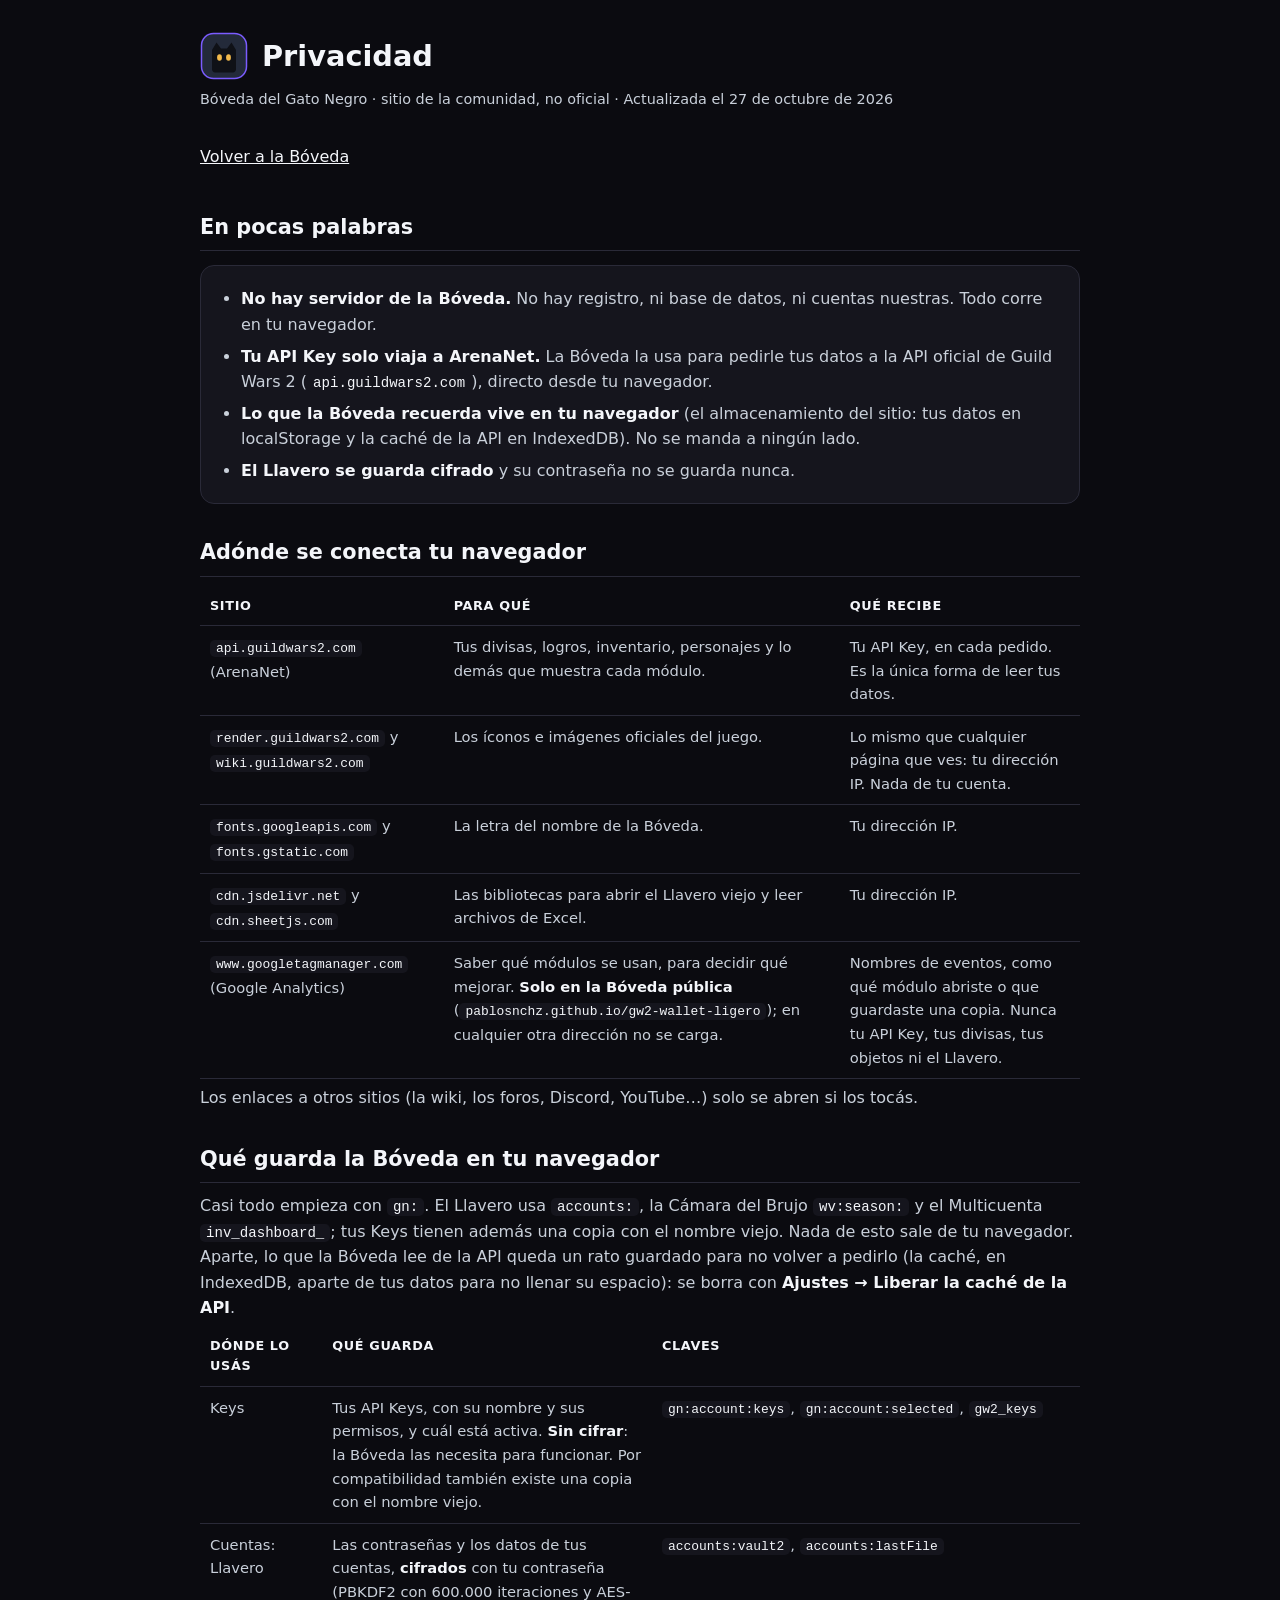
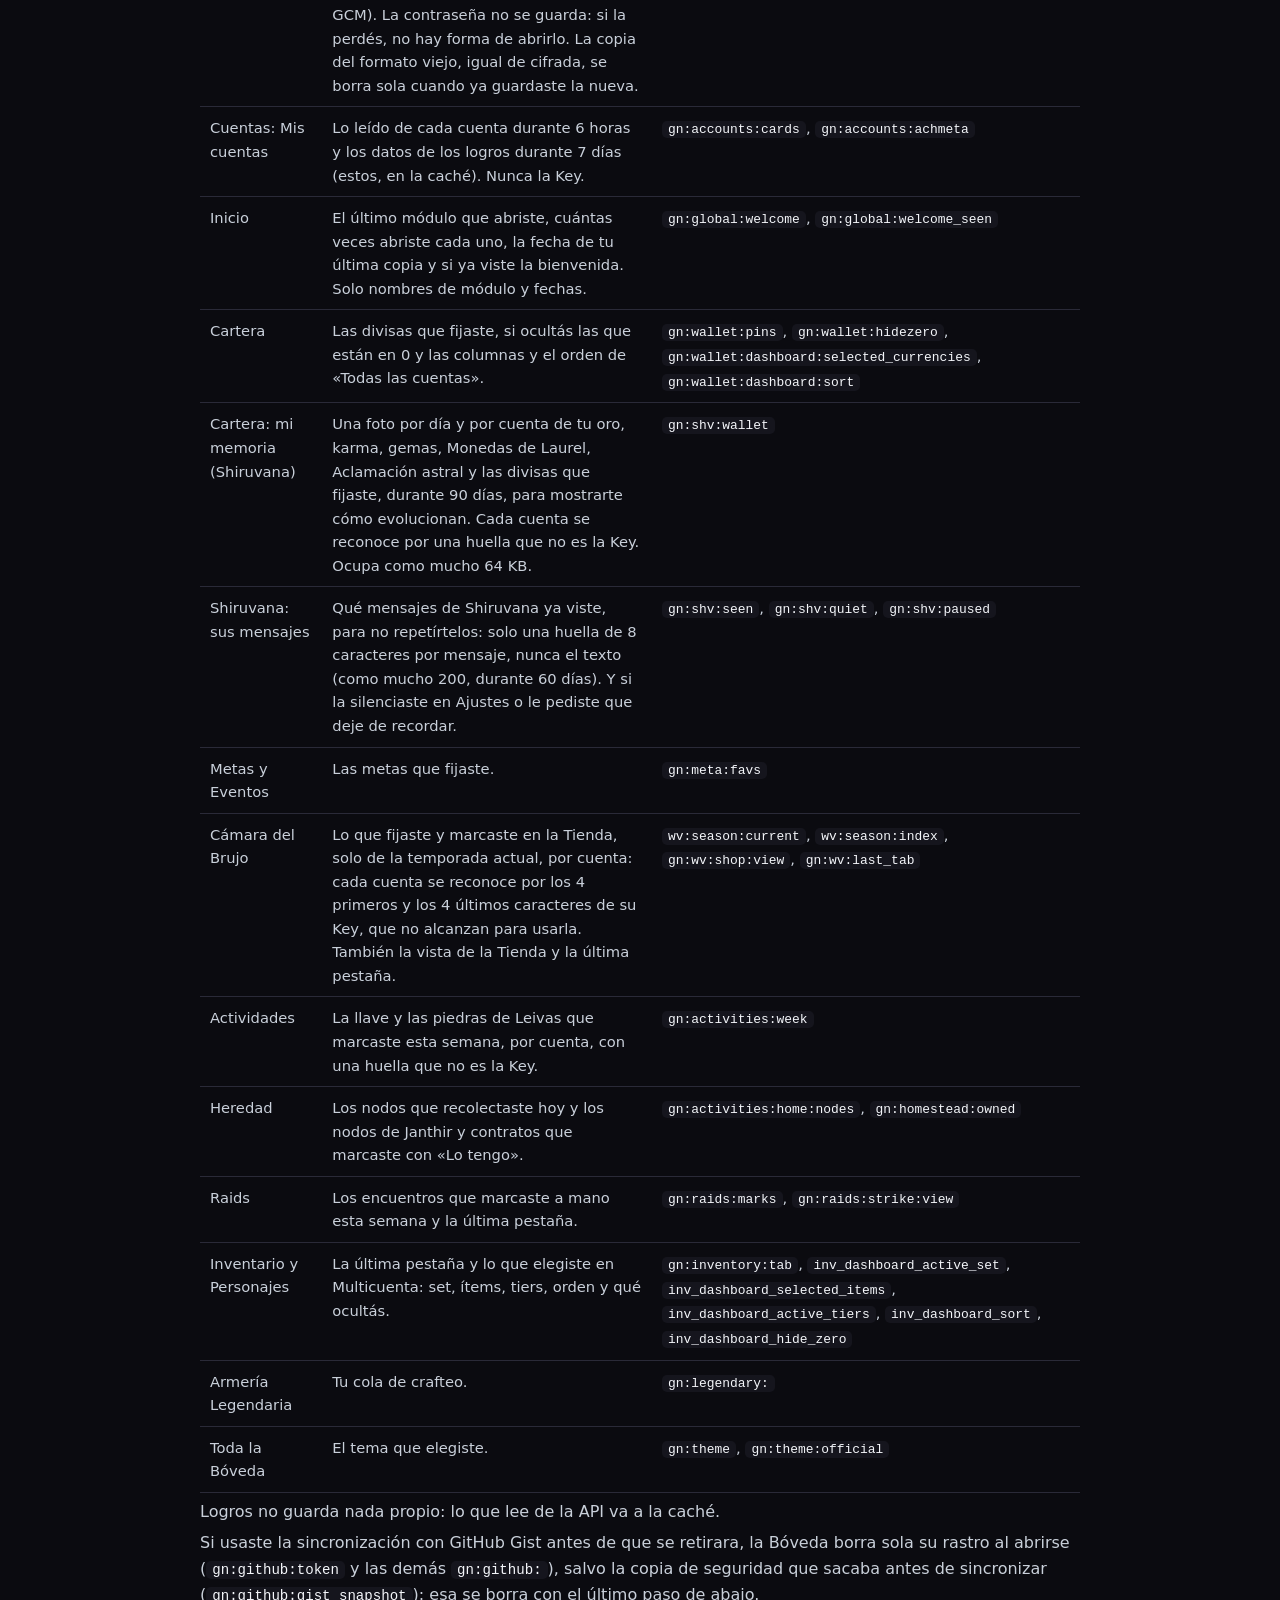
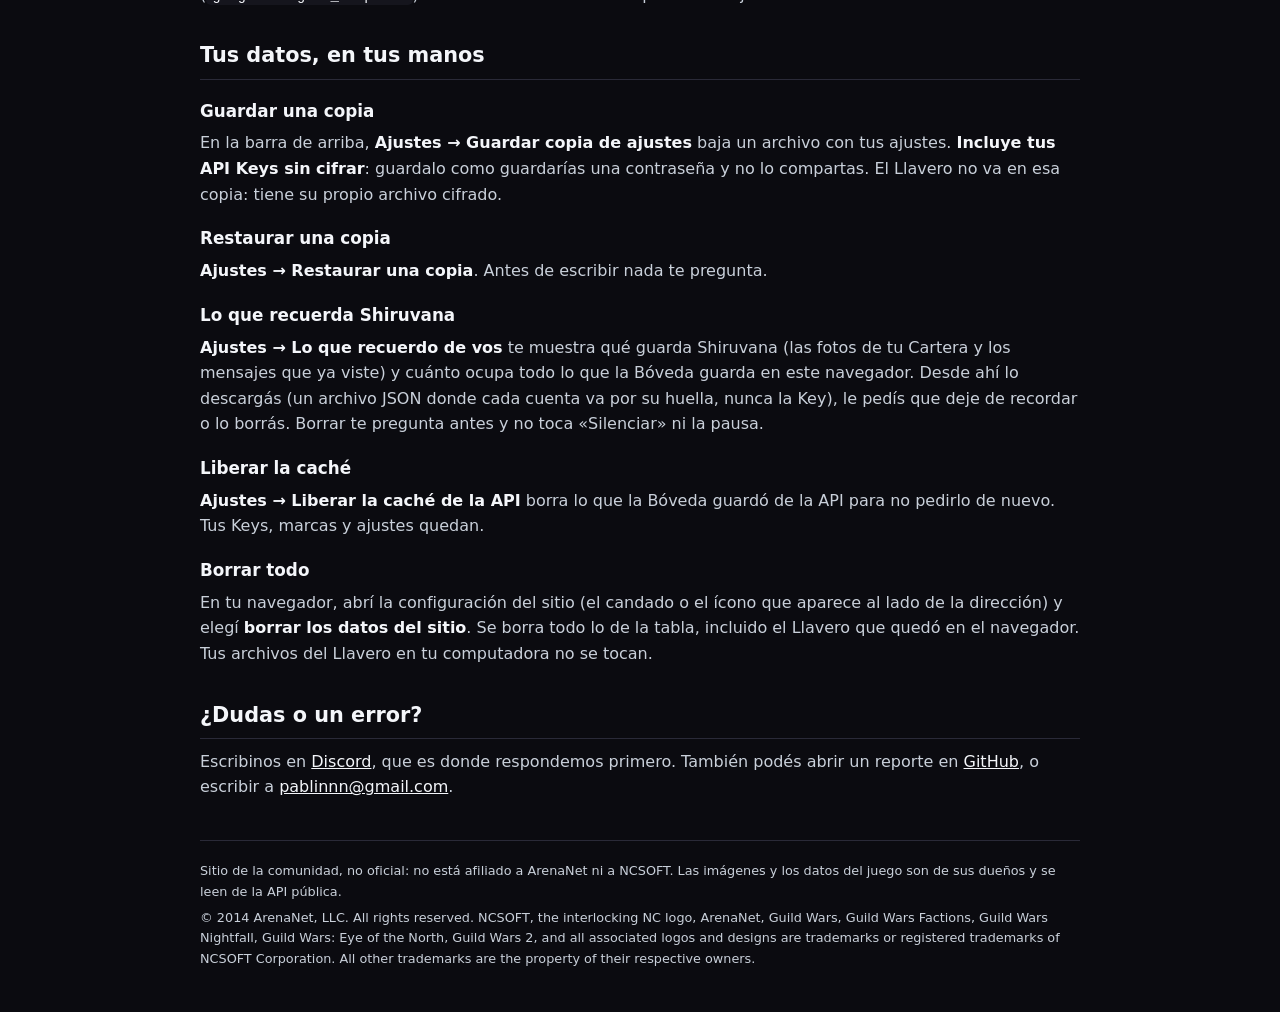
<file: privacy.html>
<!DOCTYPE html>
<html lang="es">
<head>
  <meta charset="UTF-8">
  <meta name="viewport" content="width=device-width, initial-scale=1.0">
  <title>Privacidad · Bóveda del Gato Negro · sitio de la comunidad de Guild Wars 2 (no oficial)</title>
  <!-- BL-071 GUI-1 y GUI-5: lo que la Bóveda hace de verdad con tus datos. Las claves que nombra esta página las vigila tests/privacy.test.cjs. -->
  <link rel="icon" type="image/svg+xml" href="assets/brand/gato-negro.svg"/>
  <link rel="stylesheet" href="css/themes/gato.css?v=1.0.0" id="themeStylesheet">
  <script>
    (function () {
      try {
        var t = localStorage.getItem('gn:theme') || localStorage.getItem('gn_theme');
        if (t && t.charAt(0) === '"') t = JSON.parse(t);
        if (!t || !/^[a-z0-9-]+$/.test(t)) t = 'gato';
        document.getElementById('themeStylesheet').href = 'css/themes/' + t + '.css?v=1.0.0';
        document.documentElement.setAttribute('data-theme', t);
      } catch (_) {}
    })();
  </script>
  <style>
    * { margin: 0; padding: 0; box-sizing: border-box; }
    body { background: var(--bg-0, #0F1117); color: var(--tx-2, #C9D0DA); font: 16px/1.6 system-ui, -apple-system, 'Segoe UI', Roboto, sans-serif; padding: 32px 16px 48px; }
    .wrap { max-width: 880px; margin: 0 auto; }
    header { display: flex; gap: 14px; align-items: center; margin-bottom: 8px; }
    header img { width: 48px; height: 48px; flex-shrink: 0; }
    h1 { color: var(--tx-1, #F4F6FA); font-size: 1.8rem; line-height: 1.2; }
    .meta { color: var(--tx-2, #C9D0DA); font-size: .9rem; margin-bottom: 24px; }
    .back { display: inline-flex; align-items: center; min-height: 44px; color: var(--tx-1, #F4F6FA); text-decoration: underline; }
    h2 { color: var(--tx-1, #F4F6FA); font-size: 1.3rem; margin: 32px 0 10px; padding-bottom: 6px; border-bottom: 1px solid var(--bd-1, #2A3142); }
    h3 { color: var(--tx-1, #F4F6FA); font-size: 1.05rem; margin: 18px 0 6px; }
    p, li { margin: 6px 0; }
    ul { padding-left: 22px; }
    strong { color: var(--tx-1, #F4F6FA); }
    a { color: var(--tx-1, #F4F6FA); }
    a:focus-visible { outline: 2px solid var(--acc-1, #A896FF); outline-offset: 2px; border-radius: 4px; }
    code { background: var(--bg-2, #232A3A); color: var(--tx-1, #F4F6FA); border-radius: 5px; padding: 1px 6px; font-size: .88em; }
    .box { background: var(--bg-1, #171B26); border: 1px solid var(--bd-1, #2A3142); border-radius: 14px; padding: 14px 18px; margin: 14px 0; }
    .table { width: 100%; overflow-x: auto; }
    table { width: 100%; border-collapse: collapse; font-size: .92rem; }
    th, td { text-align: left; vertical-align: top; padding: 9px 10px; border-bottom: 1px solid var(--bd-1, #2A3142); }
    th { color: var(--tx-1, #F4F6FA); font-size: .8rem; text-transform: uppercase; letter-spacing: .05em; }
    .visually-hidden { position: absolute; width: 1px; height: 1px; margin: -1px; overflow: hidden; clip: rect(0 0 0 0); white-space: nowrap; }
    footer { margin-top: 40px; padding-top: 14px; border-top: 1px solid var(--bd-1, #2A3142); font-size: .8rem; }
    footer p { margin: 6px 0; }
    @media (max-width: 600px) { body { padding: 20px 12px 40px; } h1 { font-size: 1.5rem; } th, td { padding: 8px 6px; } }
  </style>
</head>
<body>
<main class="wrap">

  <header>
    <img src="assets/brand/gato-negro.svg" alt="">
    <h1>Privacidad</h1>
  </header>
  <p class="meta">Bóveda del Gato Negro · sitio de la comunidad, no oficial · Actualizada el 27 de octubre de 2026</p>
  <a class="back" href="index.html#/welcome">Volver a la Bóveda</a>

  <h2>En pocas palabras</h2>
  <div class="box">
    <ul>
      <li><strong>No hay servidor de la Bóveda.</strong> No hay registro, ni base de datos, ni cuentas nuestras. Todo corre en tu navegador.</li>
      <li><strong>Tu API Key solo viaja a ArenaNet.</strong> La Bóveda la usa para pedirle tus datos a la API oficial de Guild Wars 2 (<code>api.guildwars2.com</code>), directo desde tu navegador.</li>
      <li><strong>Lo que la Bóveda recuerda vive en tu navegador</strong> (el almacenamiento del sitio: tus datos en localStorage y la caché de la API en IndexedDB). No se manda a ningún lado.</li>
      <li><strong>El Llavero se guarda cifrado</strong> y su contraseña no se guarda nunca.</li>
    </ul>
  </div>

  <h2>Adónde se conecta tu navegador</h2>
  <div class="table"><table>
    <thead><tr><th>Sitio</th><th>Para qué</th><th>Qué recibe</th></tr></thead>
    <tbody>
      <tr><td><code>api.guildwars2.com</code> (ArenaNet)</td><td>Tus divisas, logros, inventario, personajes y lo demás que muestra cada módulo.</td><td>Tu API Key, en cada pedido. Es la única forma de leer tus datos.</td></tr>
      <tr><td><code>render.guildwars2.com</code> y <code>wiki.guildwars2.com</code></td><td>Los íconos e imágenes oficiales del juego.</td><td>Lo mismo que cualquier página que ves: tu dirección IP. Nada de tu cuenta.</td></tr>
      <tr><td><code>fonts.googleapis.com</code> y <code>fonts.gstatic.com</code></td><td>La letra del nombre de la Bóveda.</td><td>Tu dirección IP.</td></tr>
      <tr><td><code>cdn.jsdelivr.net</code> y <code>cdn.sheetjs.com</code></td><td>Las bibliotecas para abrir el Llavero viejo y leer archivos de Excel.</td><td>Tu dirección IP.</td></tr>
      <tr><td><code>www.googletagmanager.com</code> (Google Analytics)</td><td>Saber qué módulos se usan, para decidir qué mejorar. <strong>Solo en la Bóveda pública</strong> (<code>pablosnchz.github.io/gw2-wallet-ligero</code>); en cualquier otra dirección no se carga.</td><td>Nombres de eventos, como qué módulo abriste o que guardaste una copia. Nunca tu API Key, tus divisas, tus objetos ni el Llavero.</td></tr>
    </tbody>
  </table></div>
  <p>Los enlaces a otros sitios (la wiki, los foros, Discord, YouTube…) solo se abren si los tocás.</p>

  <h2>Qué guarda la Bóveda en tu navegador</h2>
  <p>Casi todo empieza con <code>gn:</code>. El Llavero usa <code>accounts:</code>, la Cámara del Brujo <code>wv:season:</code> y el Multicuenta <code>inv_dashboard_</code>; tus Keys tienen además una copia con el nombre viejo. Nada de esto sale de tu navegador. Aparte, lo que la Bóveda lee de la API queda un rato guardado para no volver a pedirlo (la caché, en IndexedDB, aparte de tus datos para no llenar su espacio): se borra con <strong>Ajustes → Liberar la caché de la API</strong>.</p>
  <div class="table"><table>
    <thead><tr><th>Dónde lo usás</th><th>Qué guarda</th><th>Claves</th></tr></thead>
    <tbody>
      <tr><td>Keys</td><td>Tus API Keys, con su nombre y sus permisos, y cuál está activa. <strong>Sin cifrar</strong>: la Bóveda las necesita para funcionar. Por compatibilidad también existe una copia con el nombre viejo.</td><td><code>gn:account:keys</code>, <code>gn:account:selected</code>, <code>gw2_keys</code></td></tr>
      <tr><td>Cuentas: Llavero</td><td>Las contraseñas y los datos de tus cuentas, <strong>cifrados</strong> con tu contraseña (PBKDF2 con 600.000 iteraciones y AES-GCM). La contraseña no se guarda: si la perdés, no hay forma de abrirlo. La copia del formato viejo, igual de cifrada, se borra sola cuando ya guardaste la nueva.</td><td><code>accounts:vault2</code>, <code>accounts:lastFile</code></td></tr>
      <tr><td>Cuentas: Mis cuentas</td><td>Lo leído de cada cuenta durante 6 horas y los datos de los logros durante 7 días (estos, en la caché). Nunca la Key.</td><td><code>gn:accounts:cards</code>, <code>gn:accounts:achmeta</code></td></tr>
      <tr><td>Inicio</td><td>El último módulo que abriste, cuántas veces abriste cada uno, la fecha de tu última copia y si ya viste la bienvenida. Solo nombres de módulo y fechas.</td><td><code>gn:global:welcome</code>, <code>gn:global:welcome_seen</code></td></tr>
      <tr><td>Cartera</td><td>Las divisas que fijaste, si ocultás las que están en 0 y las columnas y el orden de «Todas las cuentas».</td><td><code>gn:wallet:pins</code>, <code>gn:wallet:hidezero</code>, <code>gn:wallet:dashboard:selected_currencies</code>, <code>gn:wallet:dashboard:sort</code></td></tr>
      <tr><td>Cartera: mi memoria (Shiruvana)</td><td>Una foto por día y por cuenta de tu oro, karma, gemas, Monedas de Laurel, Aclamación astral y las divisas que fijaste, durante 90 días, para mostrarte cómo evolucionan. Cada cuenta se reconoce por una huella que no es la Key. Ocupa como mucho 64 KB.</td><td><code>gn:shv:wallet</code></td></tr>
      <tr><td>Shiruvana: sus mensajes</td><td>Qué mensajes de Shiruvana ya viste, para no repetírtelos: solo una huella de 8 caracteres por mensaje, nunca el texto (como mucho 200, durante 60 días). Y si la silenciaste en Ajustes o le pediste que deje de recordar.</td><td><code>gn:shv:seen</code>, <code>gn:shv:quiet</code>, <code>gn:shv:paused</code></td></tr>
      <tr><td>Metas y Eventos</td><td>Las metas que fijaste.</td><td><code>gn:meta:favs</code></td></tr>
      <tr><td>Cámara del Brujo</td><td>Lo que fijaste y marcaste en la Tienda, solo de la temporada actual, por cuenta: cada cuenta se reconoce por los 4 primeros y los 4 últimos caracteres de su Key, que no alcanzan para usarla. También la vista de la Tienda y la última pestaña.</td><td><code>wv:season:current</code>, <code>wv:season:index</code>, <code>gn:wv:shop:view</code>, <code>gn:wv:last_tab</code></td></tr>
      <tr><td>Actividades</td><td>La llave y las piedras de Leivas que marcaste esta semana, por cuenta, con una huella que no es la Key.</td><td><code>gn:activities:week</code></td></tr>
      <tr><td>Heredad</td><td>Los nodos que recolectaste hoy y los nodos de Janthir y contratos que marcaste con «Lo tengo».</td><td><code>gn:activities:home:nodes</code>, <code>gn:homestead:owned</code></td></tr>
      <tr><td>Raids</td><td>Los encuentros que marcaste a mano esta semana y la última pestaña.</td><td><code>gn:raids:marks</code>, <code>gn:raids:strike:view</code></td></tr>
      <tr><td>Inventario y Personajes</td><td>La última pestaña y lo que elegiste en Multicuenta: set, ítems, tiers, orden y qué ocultás.</td><td><code>gn:inventory:tab</code>, <code>inv_dashboard_active_set</code>, <code>inv_dashboard_selected_items</code>, <code>inv_dashboard_active_tiers</code>, <code>inv_dashboard_sort</code>, <code>inv_dashboard_hide_zero</code></td></tr>
      <tr><td>Armería Legendaria</td><td>Tu cola de crafteo.</td><td><code>gn:legendary:</code></td></tr>
      <tr><td>Toda la Bóveda</td><td>El tema que elegiste.</td><td><code>gn:theme</code>, <code>gn:theme:official</code></td></tr>
    </tbody>
  </table></div>
  <p>Logros no guarda nada propio: lo que lee de la API va a la caché.</p>
  <p>Si usaste la sincronización con GitHub Gist antes de que se retirara, la Bóveda borra sola su rastro al abrirse (<code>gn:github:token</code> y las demás <code>gn:github:</code>), salvo la copia de seguridad que sacaba antes de sincronizar (<code>gn:github:gist_snapshot</code>): esa se borra con el último paso de abajo.</p>

  <h2>Tus datos, en tus manos</h2>
  <h3>Guardar una copia</h3>
  <p>En la barra de arriba, <strong>Ajustes → Guardar copia de ajustes</strong> baja un archivo con tus ajustes. <strong>Incluye tus API Keys sin cifrar</strong>: guardalo como guardarías una contraseña y no lo compartas. El Llavero no va en esa copia: tiene su propio archivo cifrado.</p>
  <h3>Restaurar una copia</h3>
  <p><strong>Ajustes → Restaurar una copia</strong>. Antes de escribir nada te pregunta.</p>
  <h3>Lo que recuerda Shiruvana</h3>
  <p><strong>Ajustes → Lo que recuerdo de vos</strong> te muestra qué guarda Shiruvana (las fotos de tu Cartera y los mensajes que ya viste) y cuánto ocupa todo lo que la Bóveda guarda en este navegador. Desde ahí lo descargás (un archivo JSON donde cada cuenta va por su huella, nunca la Key), le pedís que deje de recordar o lo borrás. Borrar te pregunta antes y no toca «Silenciar» ni la pausa.</p>
  <h3>Liberar la caché</h3>
  <p><strong>Ajustes → Liberar la caché de la API</strong> borra lo que la Bóveda guardó de la API para no pedirlo de nuevo. Tus Keys, marcas y ajustes quedan.</p>
  <h3>Borrar todo</h3>
  <p>En tu navegador, abrí la configuración del sitio (el candado o el ícono que aparece al lado de la dirección) y elegí <strong>borrar los datos del sitio</strong>. Se borra todo lo de la tabla, incluido el Llavero que quedó en el navegador. Tus archivos del Llavero en tu computadora no se tocan.</p>

  <h2>¿Dudas o un error?</h2>
  <p>Escribinos en <a href="https://discord.gg/ZGNsfsqyKe" target="_blank" rel="noopener">Discord<span class="visually-hidden"> (se abre en otra pestaña)</span></a>, que es donde respondemos primero. También podés abrir un reporte en <a href="https://github.com/PabloSnchz/gw2-wallet-ligero/issues" target="_blank" rel="noopener">GitHub<span class="visually-hidden"> (se abre en otra pestaña)</span></a>, o escribir a <a href="mailto:pablinnn@gmail.com">pablinnn@gmail.com</a>.</p>

  <footer>
    <p>Sitio de la comunidad, no oficial: no está afiliado a ArenaNet ni a NCSOFT. Las imágenes y los datos del juego son de sus dueños y se leen de la API pública.</p>
    <p lang="en">© 2014 ArenaNet, LLC. All rights reserved. NCSOFT, the interlocking NC logo, ArenaNet, Guild Wars, Guild Wars Factions, Guild Wars Nightfall, Guild Wars: Eye of the North, Guild Wars 2, and all associated logos and designs are trademarks or registered trademarks of NCSOFT Corporation. All other trademarks are the property of their respective owners.</p>
  </footer>

</main>
</body>
</html>
</file>
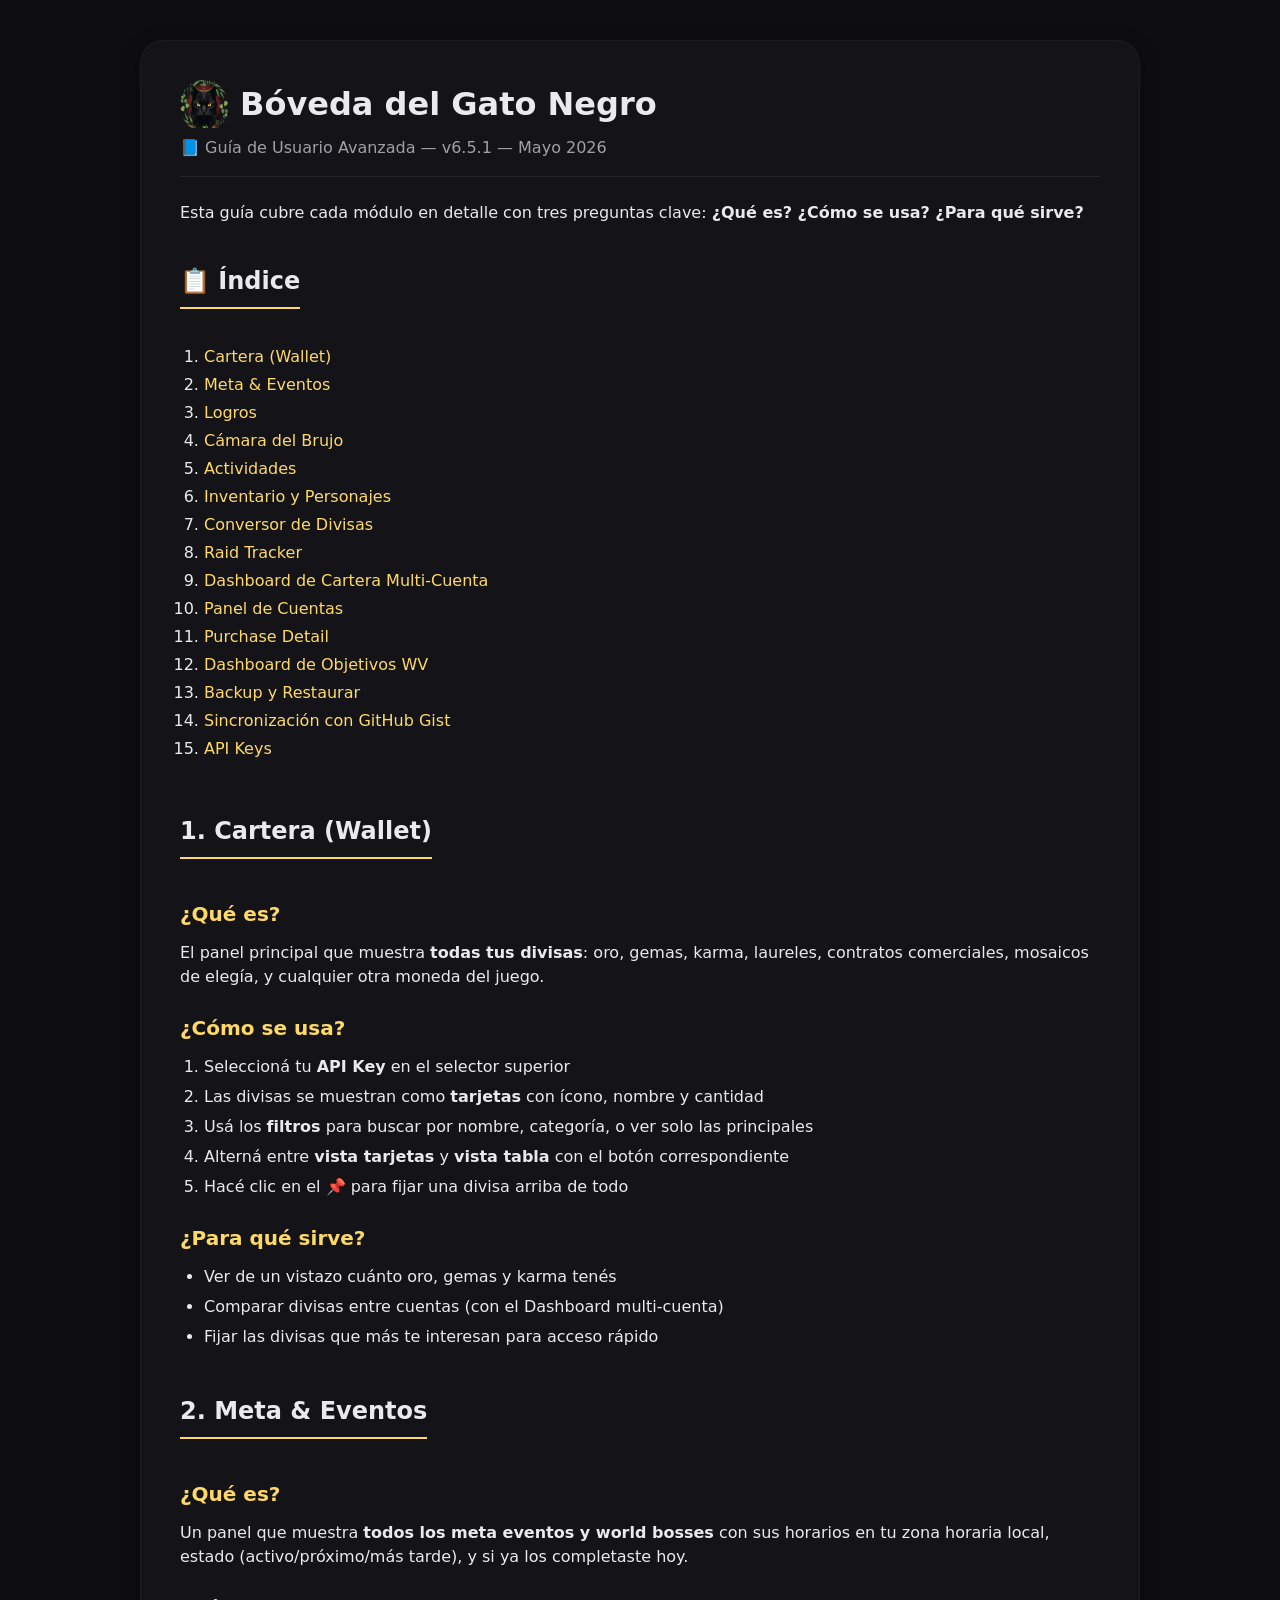
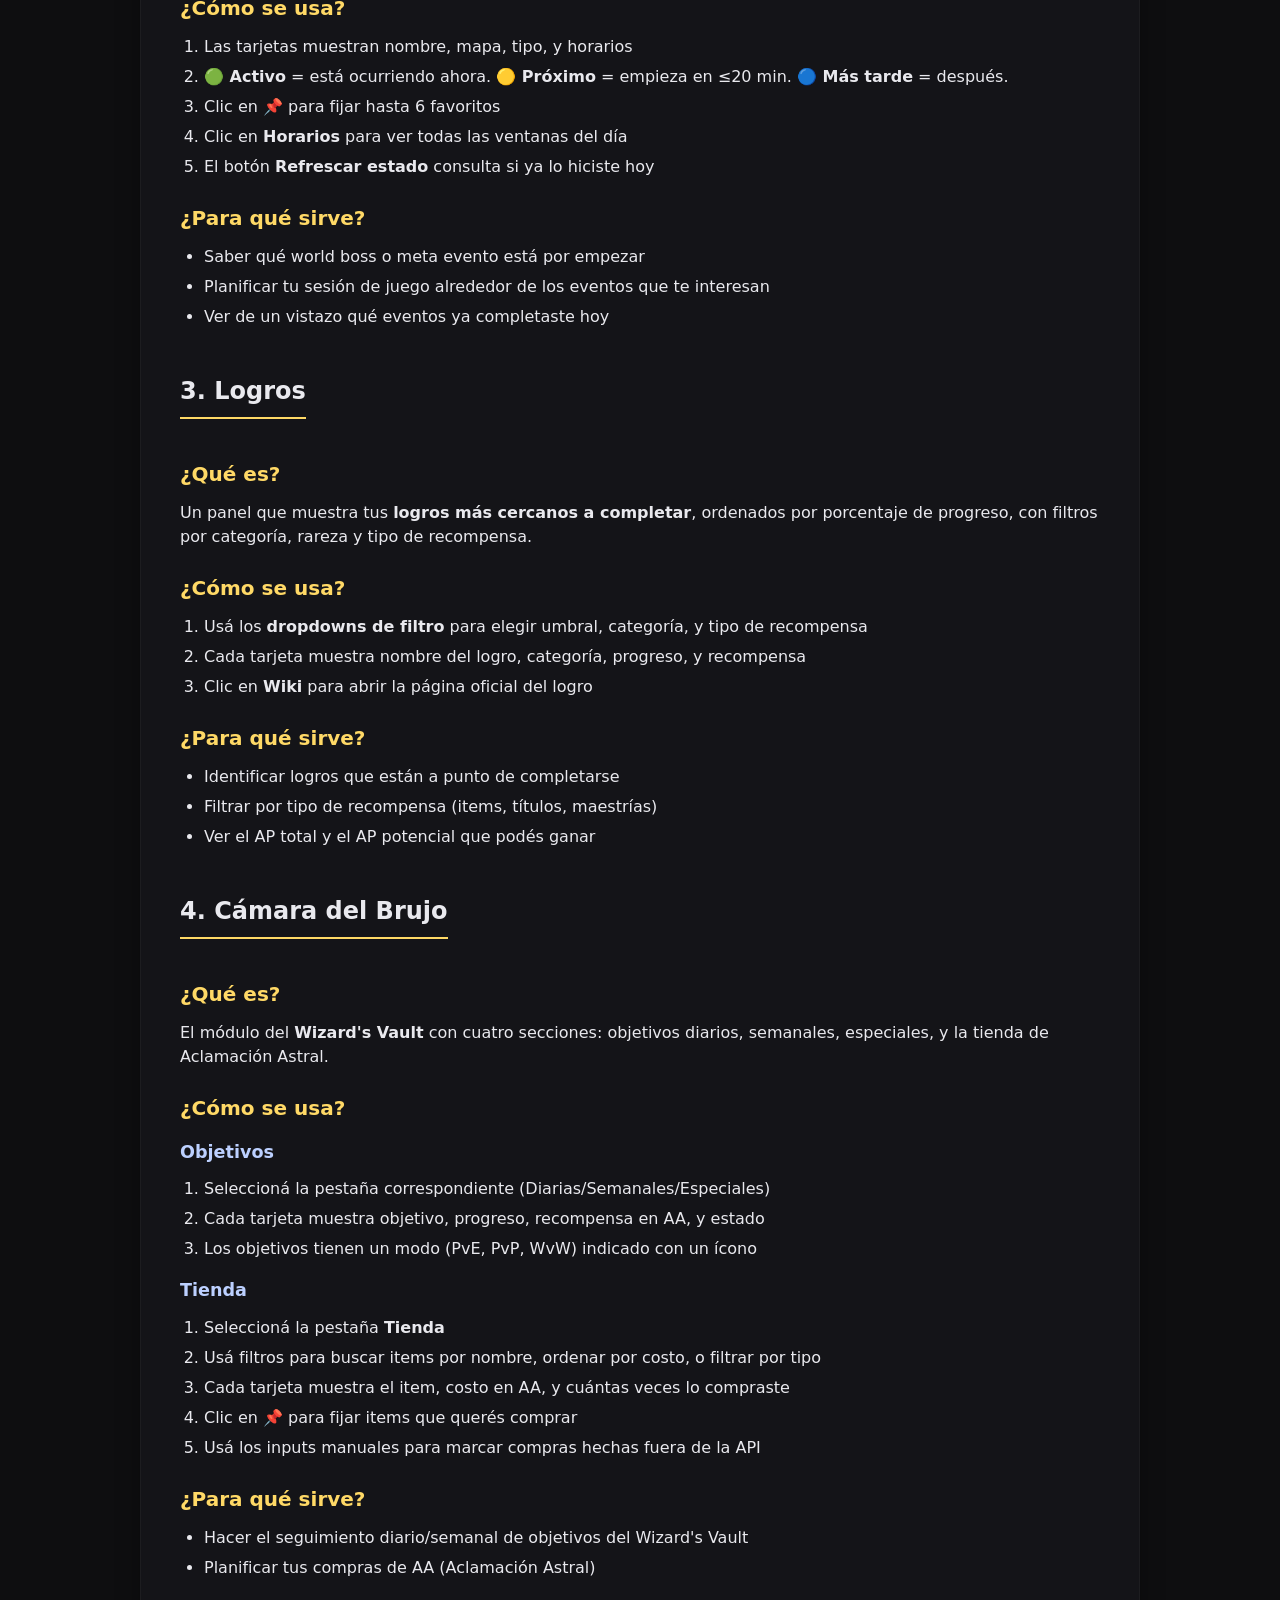
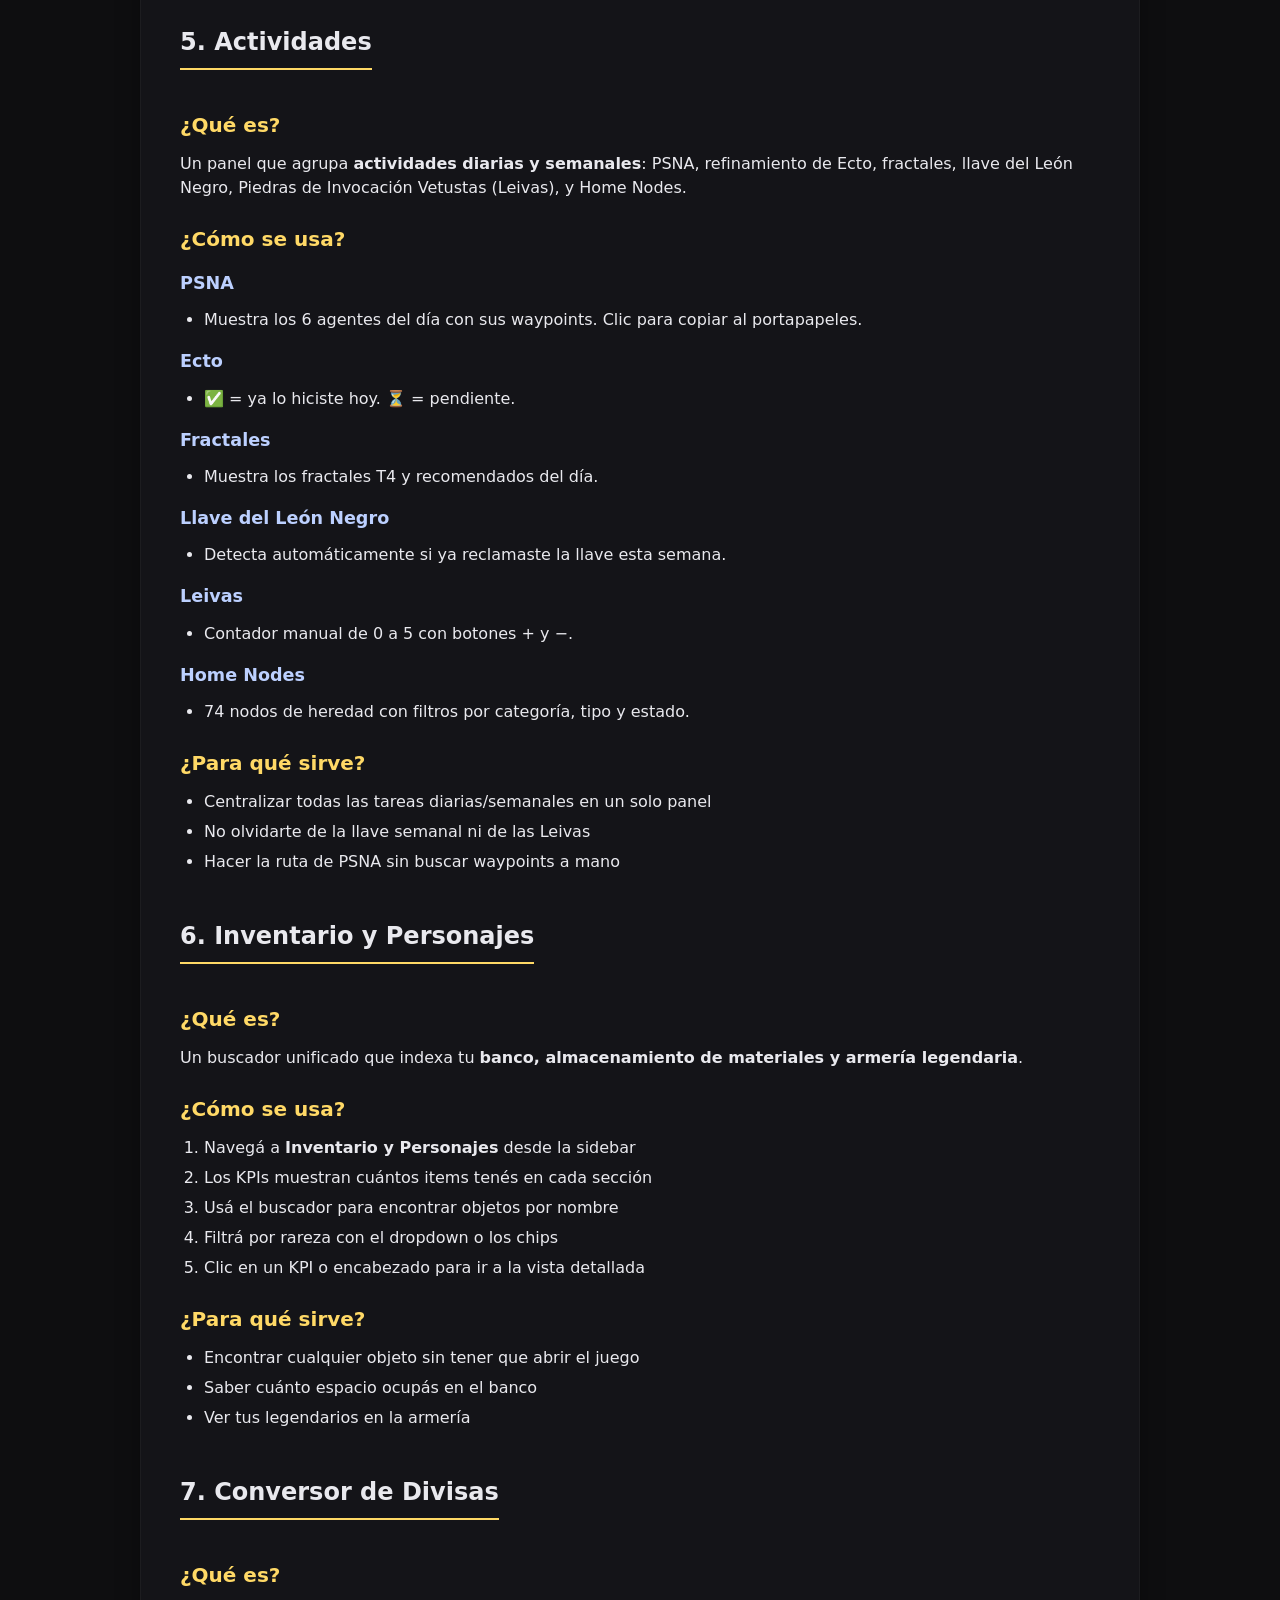
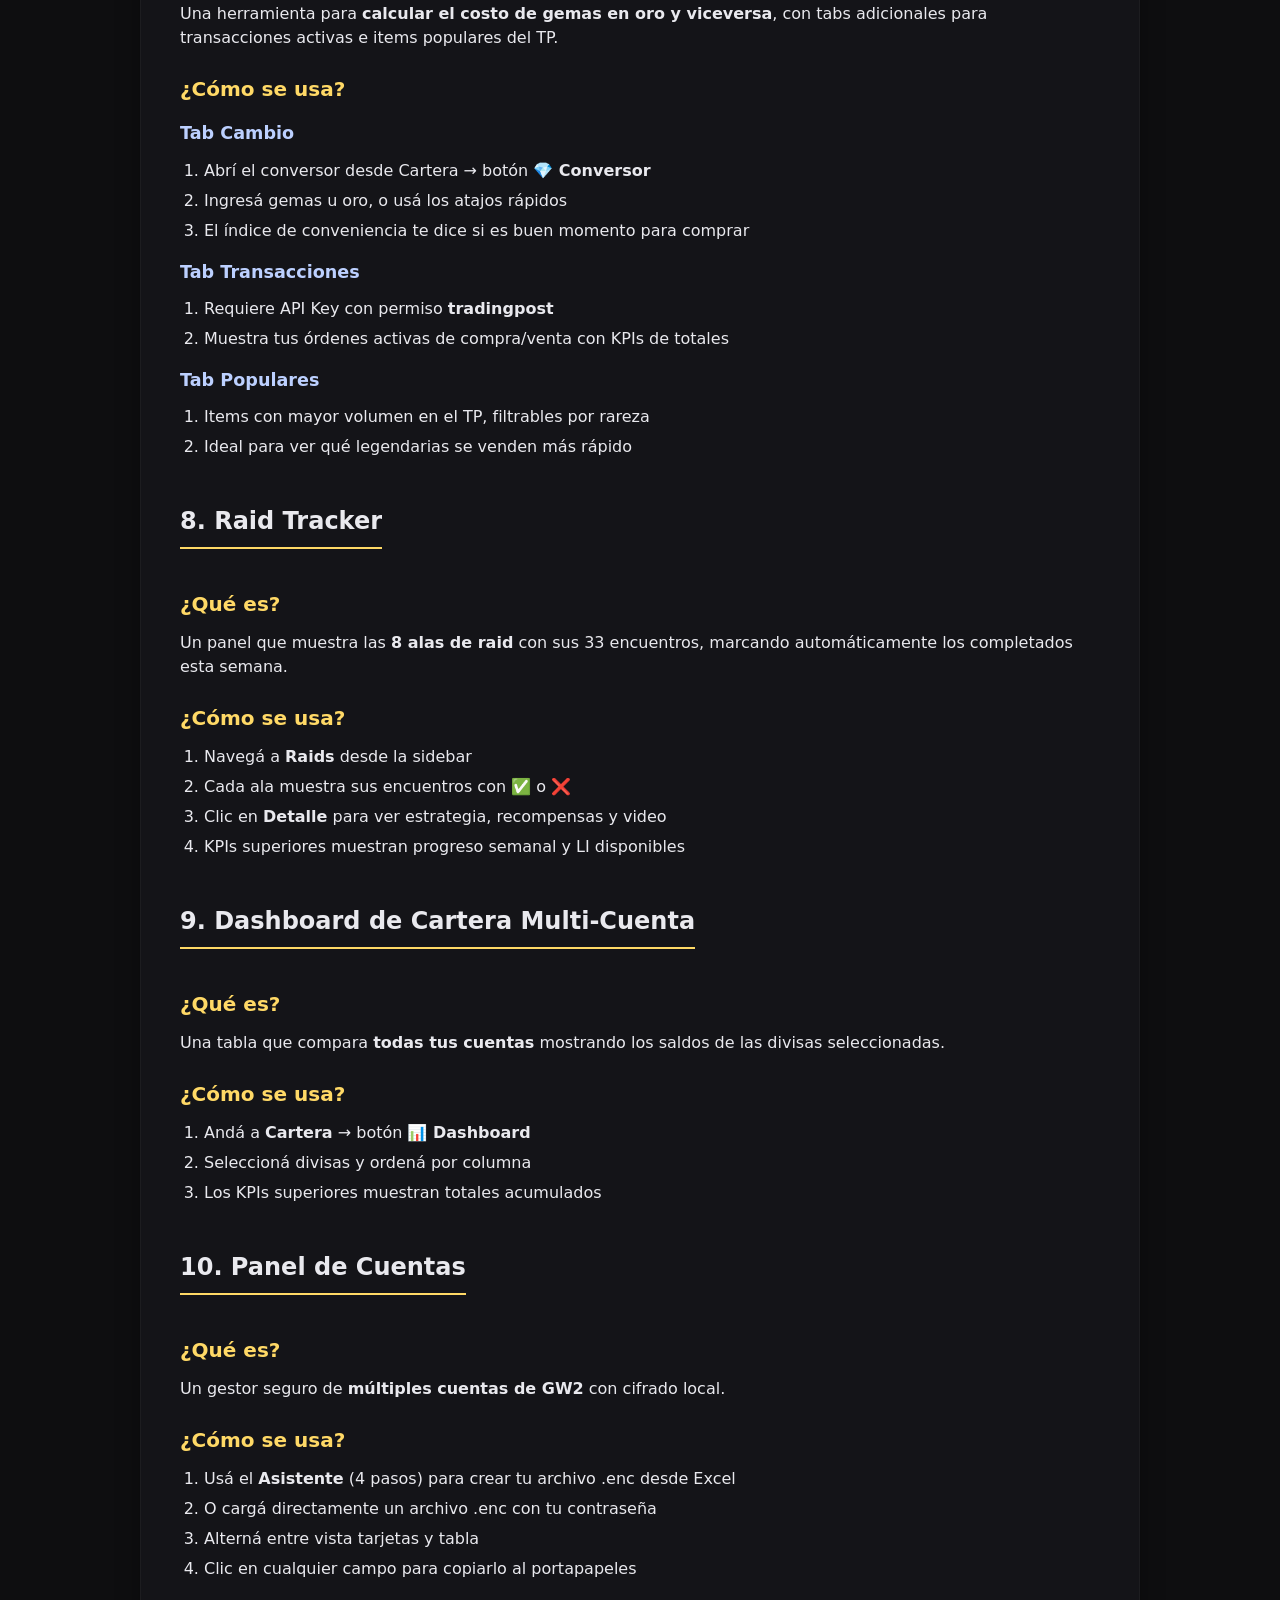
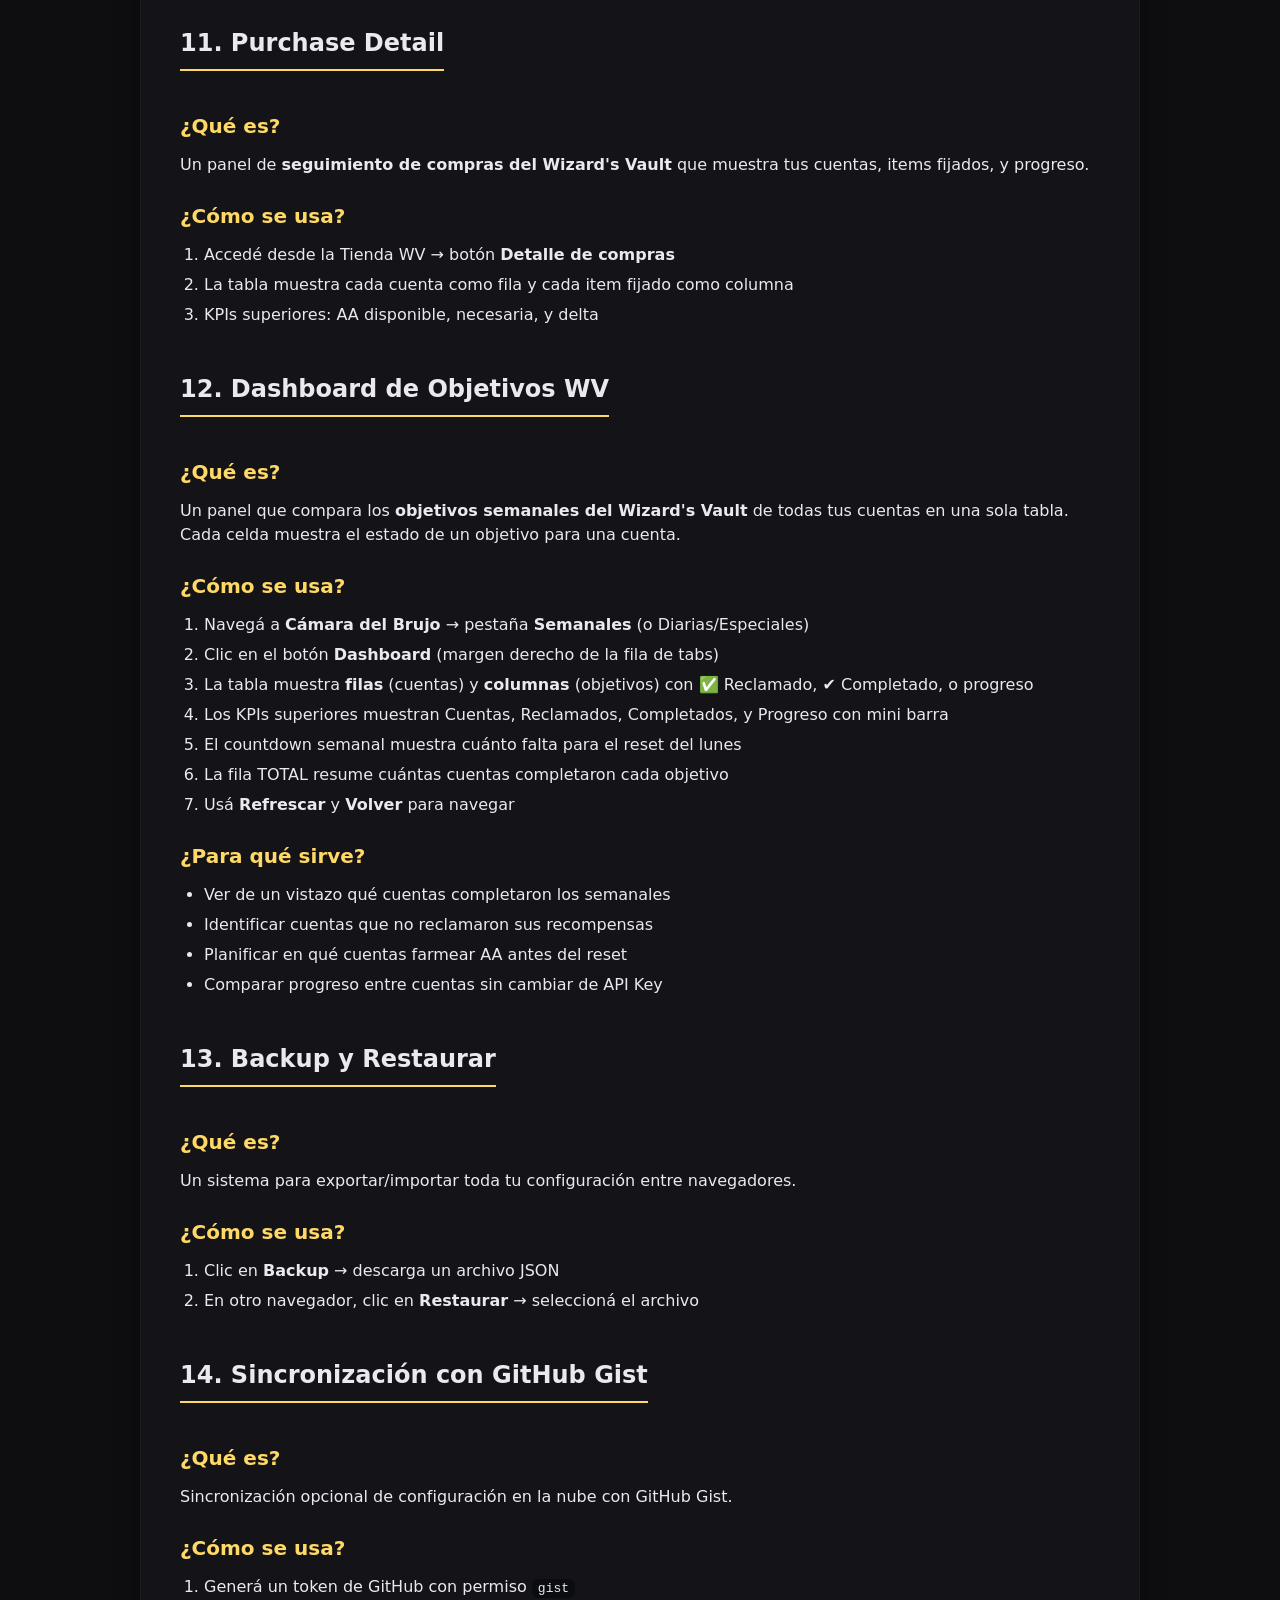
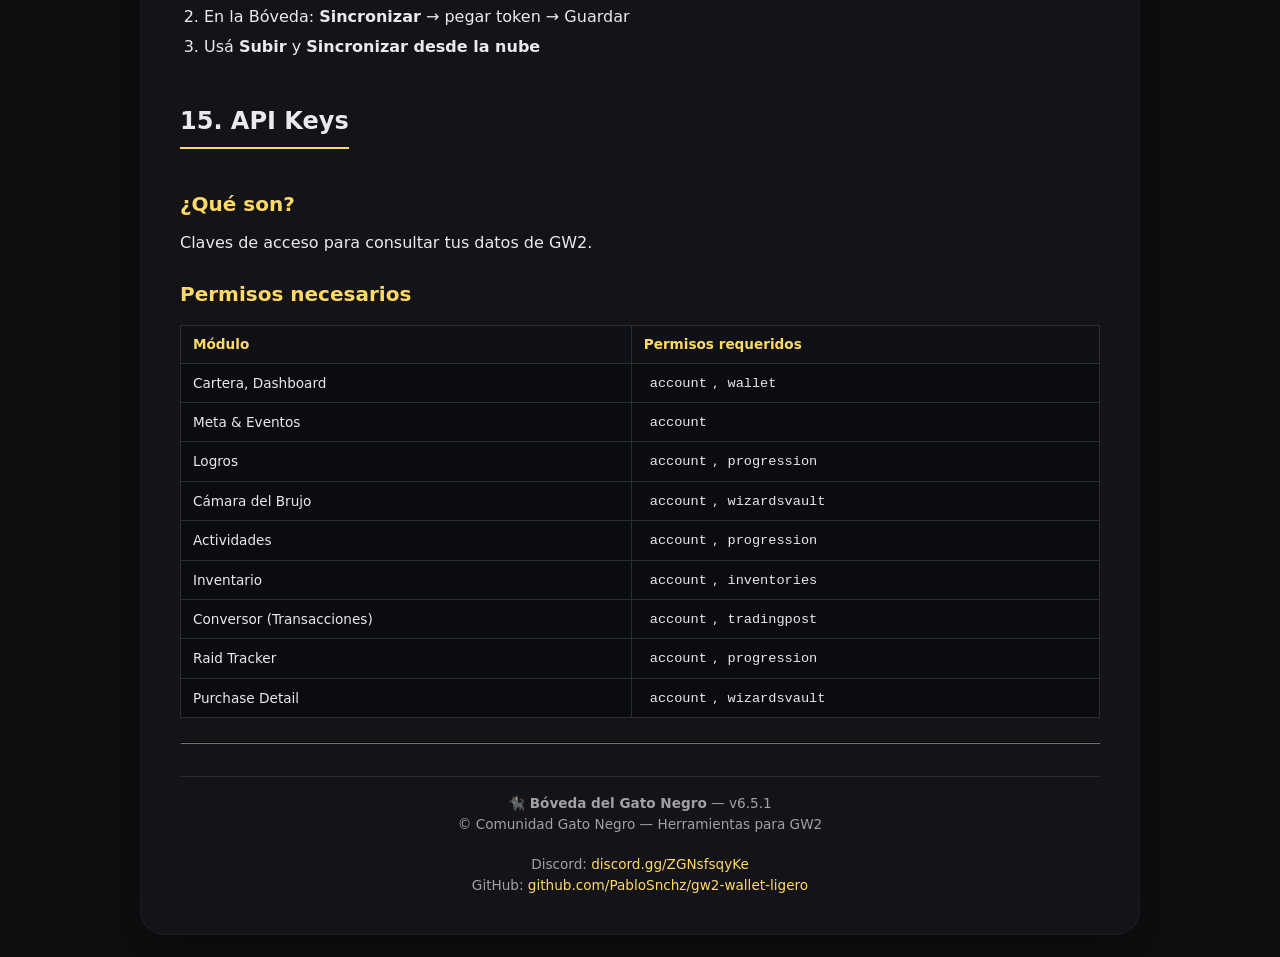
<file: docs/user-guide-avanzada.html>
<!DOCTYPE html>
<html lang="es">
<head>
  <meta charset="UTF-8">
  <meta name="viewport" content="width=device-width, initial-scale=1.0">
  <title>Bóveda del Gato Negro — Guía de Usuario Avanzada v6.5.1</title>
  <style>
    * { margin:0; padding:0; box-sizing:border-box; }
    body {
      background:#0e0e10; color:#e9e9ee;
      font-family:system-ui,-apple-system,'Segoe UI',Roboto,sans-serif;
      line-height:1.5; padding:40px 20px;
    }
    .container {
      max-width:1000px; margin:0 auto;
      background:#141418; border-radius:24px; padding:40px;
      box-shadow:0 0 0 1px #1d1d20 inset,0 8px 24px rgba(0,0,0,0.3);
    }
    h1 {
      font-size:2rem; margin-bottom:8px;
      display:flex; align-items:center; gap:12px; flex-wrap:wrap;
    }
    h1 img { width:48px; height:48px; }
    .version { color:#a0a0a6; margin-bottom:24px; padding-bottom:16px; border-bottom:1px solid #242428; }
    h2 {
      font-size:1.5rem; margin:32px 0 16px 0; padding-bottom:8px;
      border-bottom:2px solid #ffd966; display:inline-block;
    }
    h3 { font-size:1.25rem; margin:24px 0 12px 0; color:#ffd966; }
    h4 { font-size:1.1rem; margin:16px 0 8px 0; color:#bcd0ff; }
    p, li { margin:6px 0; }
    ul, ol { padding-left:24px; margin:12px 0; }
    a { color:#ffd966; text-decoration:none; }
    a:hover { text-decoration:underline; }
    code {
      background:#0a0c10; padding:2px 6px; border-radius:6px;
      font-family:monospace;
    }
    hr { border-color:#2a2c35; margin:24px 0; }
    .footer-note {
      text-align:center; margin-top:32px; padding-top:16px;
      border-top:1px solid #2a2c35; color:#a0a0a6; font-size:0.85rem;
    }
    table {
      border-collapse:collapse; width:100%; margin:16px 0;
      font-size:0.85rem;
    }
    th, td {
      padding:8px 12px; border:1px solid #2a2c35; text-align:left;
    }
    th { background:#0f1116; color:#ffd966; }
    td { background:#0a0c10; }
    .toc { margin:20px 0; }
    .toc li { margin:4px 0; }
    @media (max-width:600px) {
      .container { padding:20px; }
      h1 { font-size:1.6rem; }
      h2 { font-size:1.3rem; }
    }
  </style>
</head>
<body>
<div class="container">

<h1>
  <img src="../assets/logo-gato-negro.png" alt="Logo">
  Bóveda del Gato Negro
</h1>
<div class="version">📘 Guía de Usuario Avanzada — v6.5.1 — Mayo 2026</div>

<p>Esta guía cubre cada módulo en detalle con tres preguntas clave: <strong>¿Qué es? ¿Cómo se usa? ¿Para qué sirve?</strong></p>

<h2>📋 Índice</h2>
<ol class="toc">
  <li><a href="#wallet">Cartera (Wallet)</a></li>
  <li><a href="#meta">Meta & Eventos</a></li>
  <li><a href="#logros">Logros</a></li>
  <li><a href="#wv">Cámara del Brujo</a></li>
  <li><a href="#actividades">Actividades</a></li>
  <li><a href="#inventario">Inventario y Personajes</a></li>
  <li><a href="#conversor">Conversor de Divisas</a></li>
  <li><a href="#raids">Raid Tracker</a></li>
  <li><a href="#dashboard">Dashboard de Cartera Multi-Cuenta</a></li>
  <li><a href="#cuentas">Panel de Cuentas</a></li>
  <li><a href="#pd">Purchase Detail</a></li>
  <li><a href="#wv-dashboard">Dashboard de Objetivos WV</a></li>
  <li><a href="#backup">Backup y Restaurar</a></li>
  <li><a href="#gist">Sincronización con GitHub Gist</a></li>
  <li><a href="#apikeys">API Keys</a></li>
</ol>

<!-- ========== CARTERA ========== -->
<h2 id="wallet">1. Cartera (Wallet)</h2>
<h3>¿Qué es?</h3>
<p>El panel principal que muestra <strong>todas tus divisas</strong>: oro, gemas, karma, laureles, contratos comerciales, mosaicos de elegía, y cualquier otra moneda del juego.</p>
<h3>¿Cómo se usa?</h3>
<ol>
  <li>Seleccioná tu <strong>API Key</strong> en el selector superior</li>
  <li>Las divisas se muestran como <strong>tarjetas</strong> con ícono, nombre y cantidad</li>
  <li>Usá los <strong>filtros</strong> para buscar por nombre, categoría, o ver solo las principales</li>
  <li>Alterná entre <strong>vista tarjetas</strong> y <strong>vista tabla</strong> con el botón correspondiente</li>
  <li>Hacé clic en el <strong>📌</strong> para fijar una divisa arriba de todo</li>
</ol>
<h3>¿Para qué sirve?</h3>
<ul>
  <li>Ver de un vistazo cuánto oro, gemas y karma tenés</li>
  <li>Comparar divisas entre cuentas (con el Dashboard multi-cuenta)</li>
  <li>Fijar las divisas que más te interesan para acceso rápido</li>
</ul>

<!-- ========== META ========== -->
<h2 id="meta">2. Meta & Eventos</h2>
<h3>¿Qué es?</h3>
<p>Un panel que muestra <strong>todos los meta eventos y world bosses</strong> con sus horarios en tu zona horaria local, estado (activo/próximo/más tarde), y si ya los completaste hoy.</p>
<h3>¿Cómo se usa?</h3>
<ol>
  <li>Las tarjetas muestran nombre, mapa, tipo, y horarios</li>
  <li><strong>🟢 Activo</strong> = está ocurriendo ahora. <strong>🟡 Próximo</strong> = empieza en ≤20 min. <strong>🔵 Más tarde</strong> = después.</li>
  <li>Clic en <strong>📌</strong> para fijar hasta 6 favoritos</li>
  <li>Clic en <strong>Horarios</strong> para ver todas las ventanas del día</li>
  <li>El botón <strong>Refrescar estado</strong> consulta si ya lo hiciste hoy</li>
</ol>
<h3>¿Para qué sirve?</h3>
<ul>
  <li>Saber qué world boss o meta evento está por empezar</li>
  <li>Planificar tu sesión de juego alrededor de los eventos que te interesan</li>
  <li>Ver de un vistazo qué eventos ya completaste hoy</li>
</ul>

<!-- ========== LOGROS ========== -->
<h2 id="logros">3. Logros</h2>
<h3>¿Qué es?</h3>
<p>Un panel que muestra tus <strong>logros más cercanos a completar</strong>, ordenados por porcentaje de progreso, con filtros por categoría, rareza y tipo de recompensa.</p>
<h3>¿Cómo se usa?</h3>
<ol>
  <li>Usá los <strong>dropdowns de filtro</strong> para elegir umbral, categoría, y tipo de recompensa</li>
  <li>Cada tarjeta muestra nombre del logro, categoría, progreso, y recompensa</li>
  <li>Clic en <strong>Wiki</strong> para abrir la página oficial del logro</li>
</ol>
<h3>¿Para qué sirve?</h3>
<ul>
  <li>Identificar logros que están a punto de completarse</li>
  <li>Filtrar por tipo de recompensa (items, títulos, maestrías)</li>
  <li>Ver el AP total y el AP potencial que podés ganar</li>
</ul>

<!-- ========== WV ========== -->
<h2 id="wv">4. Cámara del Brujo</h2>
<h3>¿Qué es?</h3>
<p>El módulo del <strong>Wizard's Vault</strong> con cuatro secciones: objetivos diarios, semanales, especiales, y la tienda de Aclamación Astral.</p>
<h3>¿Cómo se usa?</h3>
<h4>Objetivos</h4>
<ol>
  <li>Seleccioná la pestaña correspondiente (Diarias/Semanales/Especiales)</li>
  <li>Cada tarjeta muestra objetivo, progreso, recompensa en AA, y estado</li>
  <li>Los objetivos tienen un modo (PvE, PvP, WvW) indicado con un ícono</li>
</ol>
<h4>Tienda</h4>
<ol>
  <li>Seleccioná la pestaña <strong>Tienda</strong></li>
  <li>Usá filtros para buscar items por nombre, ordenar por costo, o filtrar por tipo</li>
  <li>Cada tarjeta muestra el item, costo en AA, y cuántas veces lo compraste</li>
  <li>Clic en <strong>📌</strong> para fijar items que querés comprar</li>
  <li>Usá los inputs manuales para marcar compras hechas fuera de la API</li>
</ol>
<h3>¿Para qué sirve?</h3>
<ul>
  <li>Hacer el seguimiento diario/semanal de objetivos del Wizard's Vault</li>
  <li>Planificar tus compras de AA (Aclamación Astral)</li>
</ul>

<!-- ========== ACTIVIDADES ========== -->
<h2 id="actividades">5. Actividades</h2>
<h3>¿Qué es?</h3>
<p>Un panel que agrupa <strong>actividades diarias y semanales</strong>: PSNA, refinamiento de Ecto, fractales, llave del León Negro, Piedras de Invocación Vetustas (Leivas), y Home Nodes.</p>
<h3>¿Cómo se usa?</h3>
<h4>PSNA</h4>
<ul>
  <li>Muestra los 6 agentes del día con sus waypoints. Clic para copiar al portapapeles.</li>
</ul>
<h4>Ecto</h4>
<ul>
  <li>✅ = ya lo hiciste hoy. ⏳ = pendiente.</li>
</ul>
<h4>Fractales</h4>
<ul>
  <li>Muestra los fractales T4 y recomendados del día.</li>
</ul>
<h4>Llave del León Negro</h4>
<ul>
  <li>Detecta automáticamente si ya reclamaste la llave esta semana.</li>
</ul>
<h4>Leivas</h4>
<ul>
  <li>Contador manual de 0 a 5 con botones + y −.</li>
</ul>
<h4>Home Nodes</h4>
<ul>
  <li>74 nodos de heredad con filtros por categoría, tipo y estado.</li>
</ul>
<h3>¿Para qué sirve?</h3>
<ul>
  <li>Centralizar todas las tareas diarias/semanales en un solo panel</li>
  <li>No olvidarte de la llave semanal ni de las Leivas</li>
  <li>Hacer la ruta de PSNA sin buscar waypoints a mano</li>
</ul>

<!-- ========== INVENTARIO ========== -->
<h2 id="inventario">6. Inventario y Personajes</h2>
<h3>¿Qué es?</h3>
<p>Un buscador unificado que indexa tu <strong>banco, almacenamiento de materiales y armería legendaria</strong>.</p>
<h3>¿Cómo se usa?</h3>
<ol>
  <li>Navegá a <strong>Inventario y Personajes</strong> desde la sidebar</li>
  <li>Los KPIs muestran cuántos items tenés en cada sección</li>
  <li>Usá el buscador para encontrar objetos por nombre</li>
  <li>Filtrá por rareza con el dropdown o los chips</li>
  <li>Clic en un KPI o encabezado para ir a la vista detallada</li>
</ol>
<h3>¿Para qué sirve?</h3>
<ul>
  <li>Encontrar cualquier objeto sin tener que abrir el juego</li>
  <li>Saber cuánto espacio ocupás en el banco</li>
  <li>Ver tus legendarios en la armería</li>
</ul>

<!-- ========== CONVERSOR ========== -->
<h2 id="conversor">7. Conversor de Divisas</h2>
<h3>¿Qué es?</h3>
<p>Una herramienta para <strong>calcular el costo de gemas en oro y viceversa</strong>, con tabs adicionales para transacciones activas e items populares del TP.</p>
<h3>¿Cómo se usa?</h3>
<h4>Tab Cambio</h4>
<ol>
  <li>Abrí el conversor desde Cartera → botón <strong>💎 Conversor</strong></li>
  <li>Ingresá gemas u oro, o usá los atajos rápidos</li>
  <li>El índice de conveniencia te dice si es buen momento para comprar</li>
</ol>
<h4>Tab Transacciones</h4>
<ol>
  <li>Requiere API Key con permiso <strong>tradingpost</strong></li>
  <li>Muestra tus órdenes activas de compra/venta con KPIs de totales</li>
</ol>
<h4>Tab Populares</h4>
<ol>
  <li>Items con mayor volumen en el TP, filtrables por rareza</li>
  <li>Ideal para ver qué legendarias se venden más rápido</li>
</ol>

<!-- ========== RAIDS ========== -->
<h2 id="raids">8. Raid Tracker</h2>
<h3>¿Qué es?</h3>
<p>Un panel que muestra las <strong>8 alas de raid</strong> con sus 33 encuentros, marcando automáticamente los completados esta semana.</p>
<h3>¿Cómo se usa?</h3>
<ol>
  <li>Navegá a <strong>Raids</strong> desde la sidebar</li>
  <li>Cada ala muestra sus encuentros con ✅ o ❌</li>
  <li>Clic en <strong>Detalle</strong> para ver estrategia, recompensas y video</li>
  <li>KPIs superiores muestran progreso semanal y LI disponibles</li>
</ol>

<!-- ========== DASHBOARD ========== -->
<h2 id="dashboard">9. Dashboard de Cartera Multi-Cuenta</h2>
<h3>¿Qué es?</h3>
<p>Una tabla que compara <strong>todas tus cuentas</strong> mostrando los saldos de las divisas seleccionadas.</p>
<h3>¿Cómo se usa?</h3>
<ol>
  <li>Andá a <strong>Cartera</strong> → botón <strong>📊 Dashboard</strong></li>
  <li>Seleccioná divisas y ordená por columna</li>
  <li>Los KPIs superiores muestran totales acumulados</li>
</ol>

<!-- ========== CUENTAS ========== -->
<h2 id="cuentas">10. Panel de Cuentas</h2>
<h3>¿Qué es?</h3>
<p>Un gestor seguro de <strong>múltiples cuentas de GW2</strong> con cifrado local.</p>
<h3>¿Cómo se usa?</h3>
<ol>
  <li>Usá el <strong>Asistente</strong> (4 pasos) para crear tu archivo .enc desde Excel</li>
  <li>O cargá directamente un archivo .enc con tu contraseña</li>
  <li>Alterná entre vista tarjetas y tabla</li>
  <li>Clic en cualquier campo para copiarlo al portapapeles</li>
</ol>

<!-- ========== PD ========== -->
<h2 id="pd">11. Purchase Detail</h2>
<h3>¿Qué es?</h3>
<p>Un panel de <strong>seguimiento de compras del Wizard's Vault</strong> que muestra tus cuentas, items fijados, y progreso.</p>
<h3>¿Cómo se usa?</h3>
<ol>
  <li>Accedé desde la Tienda WV → botón <strong>Detalle de compras</strong></li>
  <li>La tabla muestra cada cuenta como fila y cada item fijado como columna</li>
  <li>KPIs superiores: AA disponible, necesaria, y delta</li>
</ol>

<!-- ========== WV OBJECTIVES DASHBOARD ========== -->
<h2 id="wv-dashboard">12. Dashboard de Objetivos WV</h2>
<h3>¿Qué es?</h3>
<p>Un panel que compara los <strong>objetivos semanales del Wizard's Vault</strong> de todas tus cuentas en una sola tabla. Cada celda muestra el estado de un objetivo para una cuenta.</p>
<h3>¿Cómo se usa?</h3>
<ol>
  <li>Navegá a <strong>Cámara del Brujo</strong> → pestaña <strong>Semanales</strong> (o Diarias/Especiales)</li>
  <li>Clic en el botón <strong>Dashboard</strong> (margen derecho de la fila de tabs)</li>
  <li>La tabla muestra <strong>filas</strong> (cuentas) y <strong>columnas</strong> (objetivos) con ✅ Reclamado, ✔️ Completado, o progreso</li>
  <li>Los KPIs superiores muestran Cuentas, Reclamados, Completados, y Progreso con mini barra</li>
  <li>El countdown semanal muestra cuánto falta para el reset del lunes</li>
  <li>La fila TOTAL resume cuántas cuentas completaron cada objetivo</li>
  <li>Usá <strong>Refrescar</strong> y <strong>Volver</strong> para navegar</li>
</ol>
<h3>¿Para qué sirve?</h3>
<ul>
  <li>Ver de un vistazo qué cuentas completaron los semanales</li>
  <li>Identificar cuentas que no reclamaron sus recompensas</li>
  <li>Planificar en qué cuentas farmear AA antes del reset</li>
  <li>Comparar progreso entre cuentas sin cambiar de API Key</li>
</ul>

<!-- ========== BACKUP ========== -->
<h2 id="backup">13. Backup y Restaurar</h2>
<h3>¿Qué es?</h3>
<p>Un sistema para exportar/importar toda tu configuración entre navegadores.</p>
<h3>¿Cómo se usa?</h3>
<ol>
  <li>Clic en <strong>Backup</strong> → descarga un archivo JSON</li>
  <li>En otro navegador, clic en <strong>Restaurar</strong> → seleccioná el archivo</li>
</ol>

<!-- ========== GIST ========== -->
<h2 id="gist">14. Sincronización con GitHub Gist</h2>
<h3>¿Qué es?</h3>
<p>Sincronización opcional de configuración en la nube con GitHub Gist.</p>
<h3>¿Cómo se usa?</h3>
<ol>
  <li>Generá un token de GitHub con permiso <code>gist</code></li>
  <li>En la Bóveda: <strong>Sincronizar</strong> → pegar token → Guardar</li>
  <li>Usá <strong>Subir</strong> y <strong>Sincronizar desde la nube</strong></li>
</ol>

<!-- ========== API KEYS ========== -->
<h2 id="apikeys">15. API Keys</h2>
<h3>¿Qué son?</h3>
<p>Claves de acceso para consultar tus datos de GW2.</p>
<h3>Permisos necesarios</h3>
<table>
  <thead><tr><th>Módulo</th><th>Permisos requeridos</th></tr></thead>
  <tbody>
    <tr><td>Cartera, Dashboard</td><td><code>account</code>, <code>wallet</code></td></tr>
    <tr><td>Meta & Eventos</td><td><code>account</code></td></tr>
    <tr><td>Logros</td><td><code>account</code>, <code>progression</code></td></tr>
    <tr><td>Cámara del Brujo</td><td><code>account</code>, <code>wizardsvault</code></td></tr>
    <tr><td>Actividades</td><td><code>account</code>, <code>progression</code></td></tr>
    <tr><td>Inventario</td><td><code>account</code>, <code>inventories</code></td></tr>
    <tr><td>Conversor (Transacciones)</td><td><code>account</code>, <code>tradingpost</code></td></tr>
    <tr><td>Raid Tracker</td><td><code>account</code>, <code>progression</code></td></tr>
    <tr><td>Purchase Detail</td><td><code>account</code>, <code>wizardsvault</code></td></tr>
  </tbody>
</table>

<hr>
<div class="footer-note">
  🐈‍⬛ <strong>Bóveda del Gato Negro</strong> — v6.5.1<br>
  © Comunidad Gato Negro — Herramientas para GW2<br>
  <br>
  Discord: <a href="https://discord.gg/ZGNsfsqyKe">discord.gg/ZGNsfsqyKe</a><br>
  GitHub: <a href="https://github.com/PabloSnchz/gw2-wallet-ligero">github.com/PabloSnchz/gw2-wallet-ligero</a>
</div>

</div>
</body>
</html>
</file>
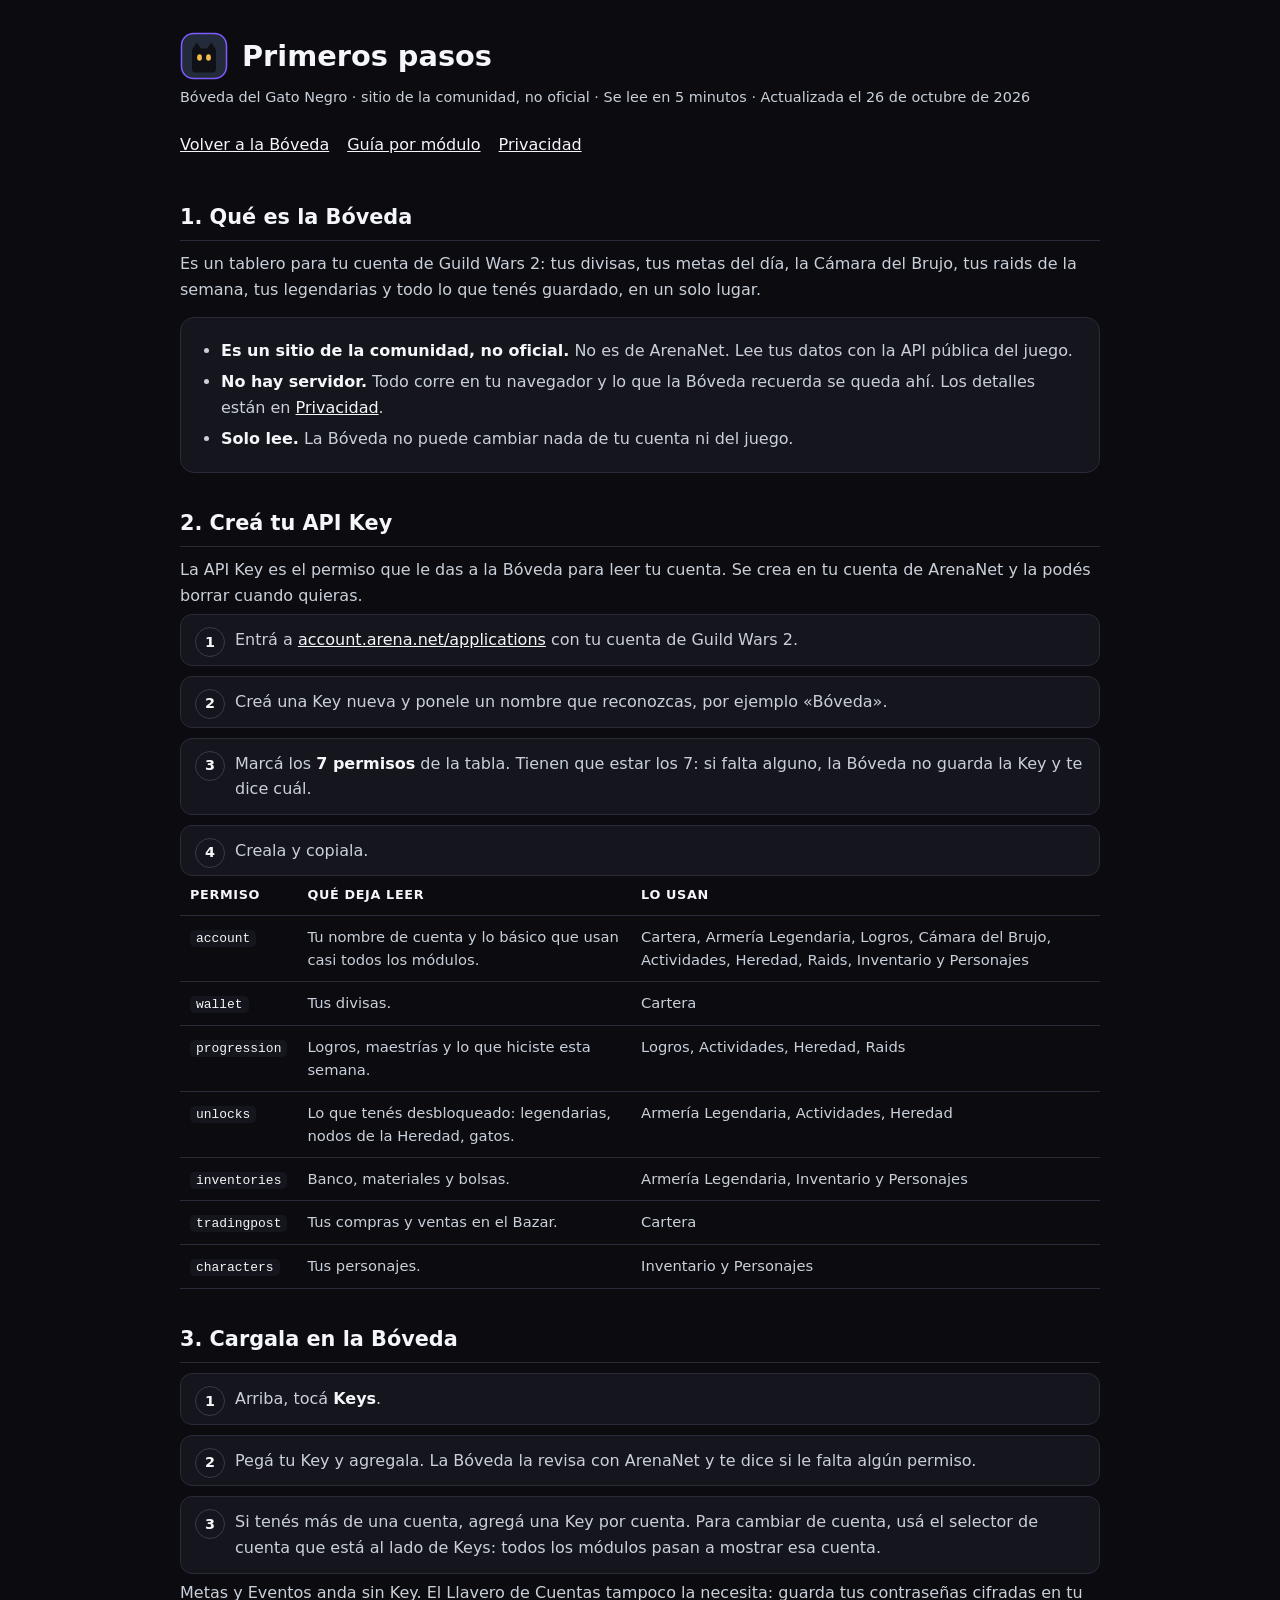
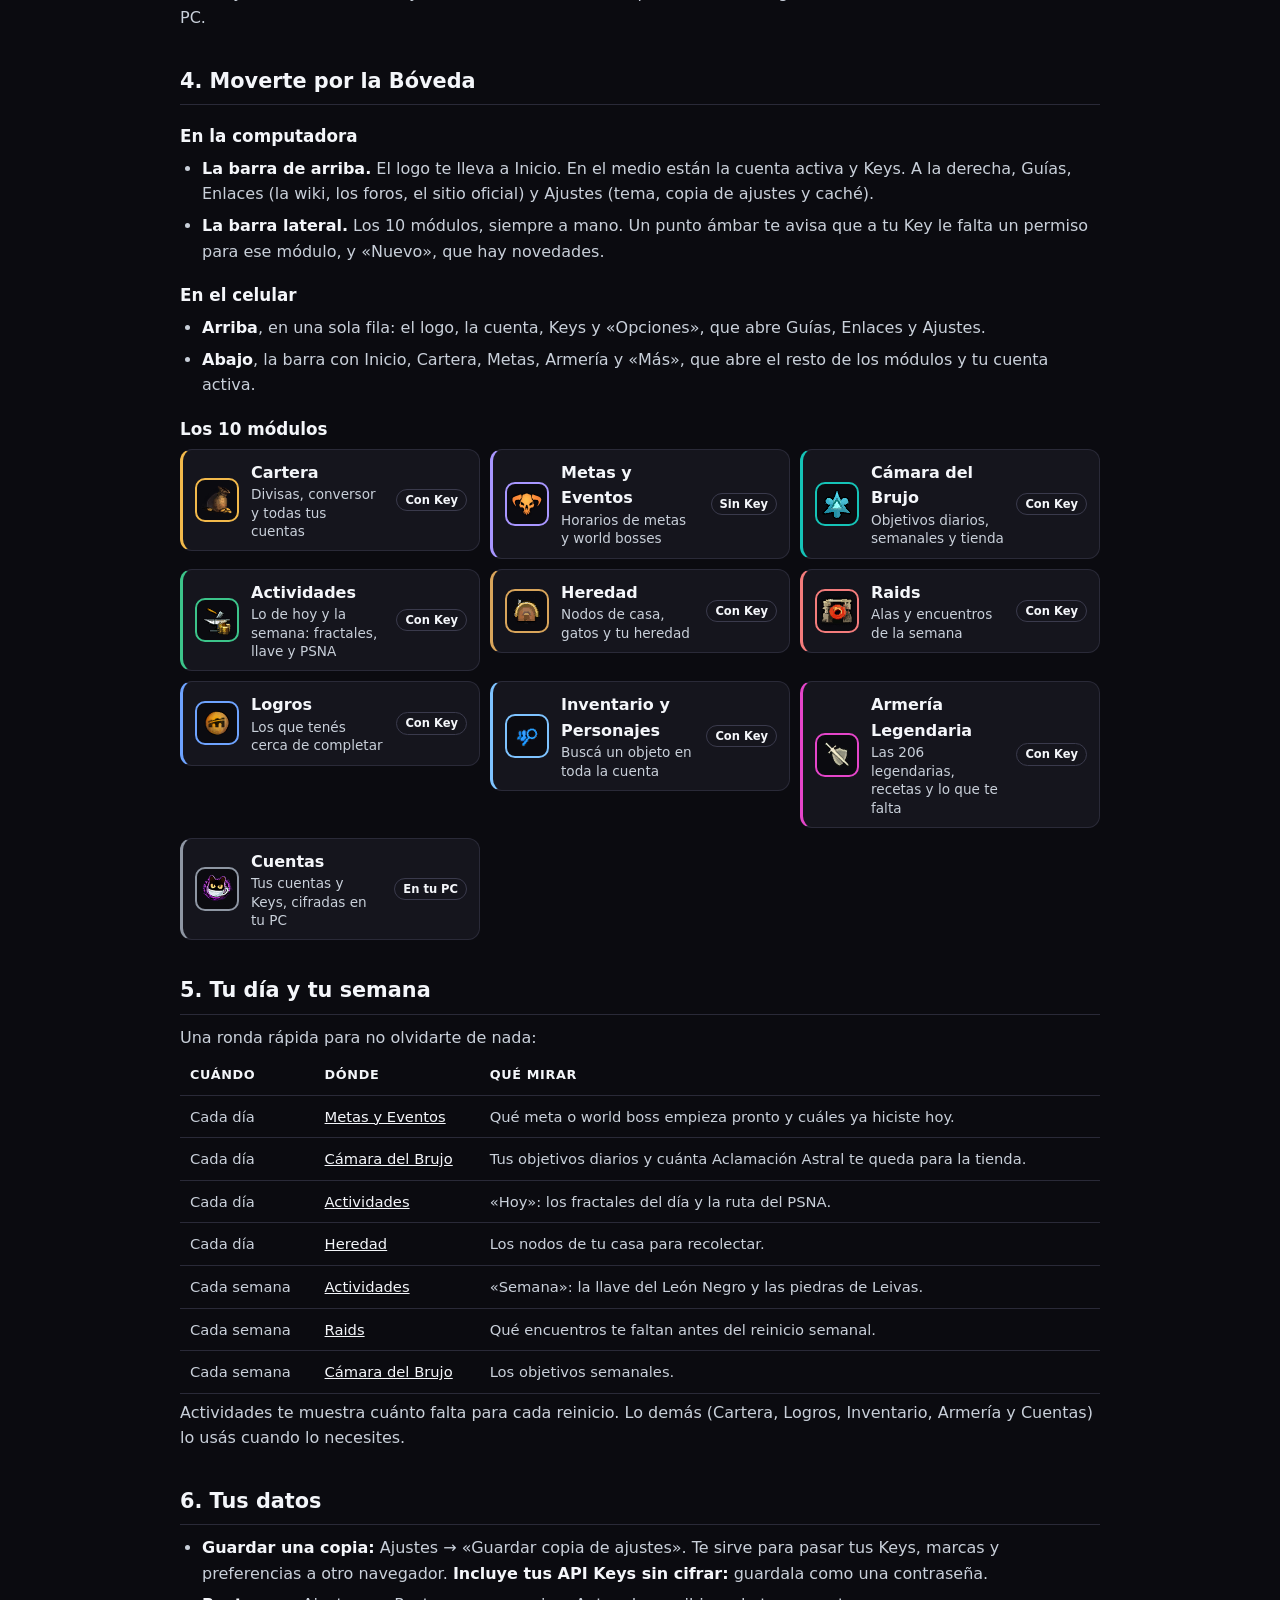
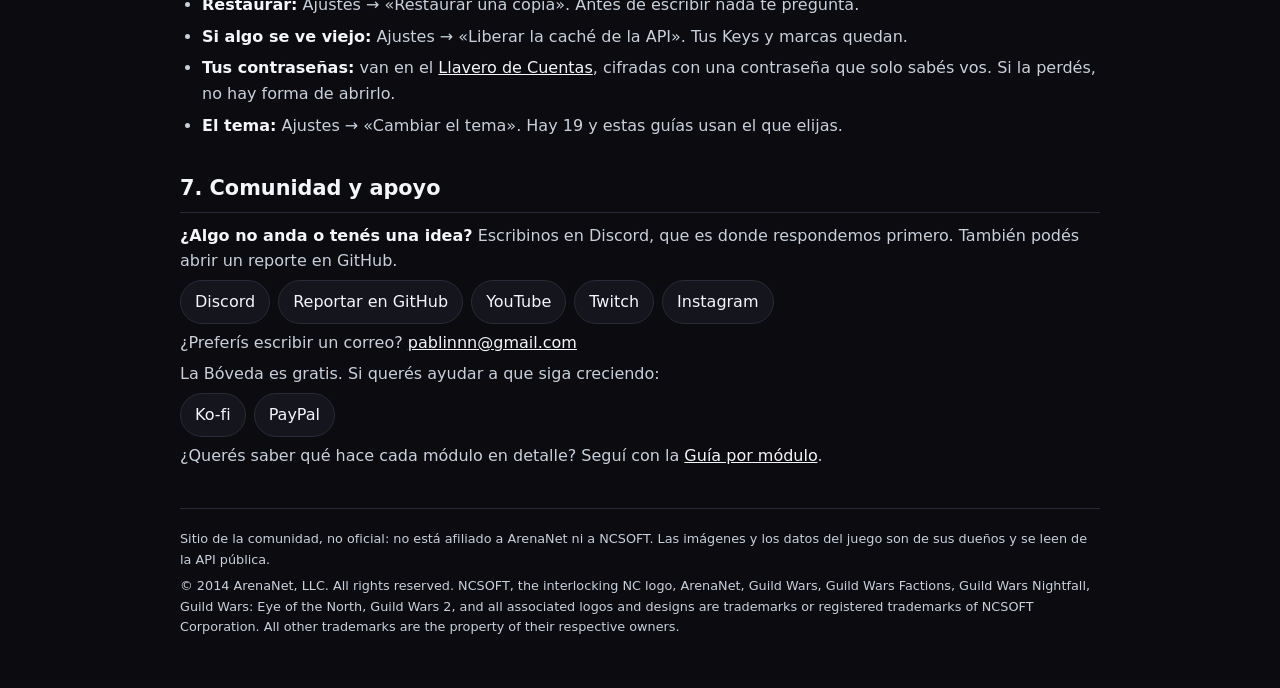
<file: docs/user-guide.html>
<!DOCTYPE html>
<html lang="es">
<head>
  <meta charset="UTF-8">
  <meta name="viewport" content="width=device-width, initial-scale=1.0">
  <title>Primeros pasos · Bóveda del Gato Negro · sitio de la comunidad de Guild Wars 2 (no oficial)</title>
  <!-- BL-071 GUI-2: «Primeros pasos». La lista de módulos y la tabla de permisos salen de MODULES y SCOPES de js/welcome-panel.js;
       las vigila tests/guides-content.test.cjs. Identidad Gato Negro (DEC-025): favicon oficial y el theme que eligió el jugador. -->
  <link rel="icon" type="image/svg+xml" href="../assets/brand/gato-negro.svg"/>
  <link rel="stylesheet" href="../css/themes/gato.css?v=1.0.0" id="themeStylesheet">
  <script>
    (function () {
      try {
        var t = localStorage.getItem('gn:theme') || localStorage.getItem('gn_theme');
        if (t && t.charAt(0) === '"') t = JSON.parse(t);
        if (!t || !/^[a-z0-9-]+$/.test(t)) t = 'gato';
        document.getElementById('themeStylesheet').href = '../css/themes/' + t + '.css?v=1.0.0';
        document.documentElement.setAttribute('data-theme', t);
      } catch (_) {}
    })();
  </script>
  <style>
    * { margin: 0; padding: 0; box-sizing: border-box; }
    body { background: var(--bg-0, #0F1117); color: var(--tx-2, #C9D0DA); font: 16px/1.6 system-ui, -apple-system, 'Segoe UI', Roboto, sans-serif; padding: 32px 16px 48px; }
    .wrap { max-width: 920px; margin: 0 auto; }
    header { display: flex; gap: 14px; align-items: center; margin-bottom: 6px; }
    header img { width: 48px; height: 48px; flex-shrink: 0; }
    h1 { color: var(--tx-1, #F4F6FA); font-size: 1.8rem; line-height: 1.2; }
    .meta { font-size: .9rem; margin-bottom: 14px; }
    .nav { display: flex; flex-wrap: wrap; gap: 4px 18px; margin-bottom: 8px; }
    .nav a { display: inline-flex; align-items: center; min-height: 44px; }
    h2 { color: var(--tx-1, #F4F6FA); font-size: 1.3rem; margin: 34px 0 10px; padding-bottom: 6px; border-bottom: 1px solid var(--bd-1, #2A3142); }
    h3 { color: var(--tx-1, #F4F6FA); font-size: 1.05rem; margin: 18px 0 6px; }
    p, li { margin: 6px 0; }
    ol, ul { padding-left: 22px; }
    strong, b { color: var(--tx-1, #F4F6FA); }
    a { color: var(--tx-1, #F4F6FA); }
    a:focus-visible { outline: 2px solid var(--acc-1, #A896FF); outline-offset: 2px; border-radius: 6px; }
    code { background: var(--bg-2, #232A3A); color: var(--tx-1, #F4F6FA); border-radius: 5px; padding: 1px 6px; font-size: .88em; }
    .box { background: var(--bg-1, #171B26); border: 1px solid var(--bd-1, #2A3142); border-radius: 14px; padding: 14px 18px; margin: 14px 0; }
    .table { width: 100%; overflow-x: auto; }
    table { width: 100%; border-collapse: collapse; font-size: .92rem; }
    th, td { text-align: left; vertical-align: top; padding: 9px 10px; border-bottom: 1px solid var(--bd-1, #2A3142); }
    th { color: var(--tx-1, #F4F6FA); font-size: .8rem; text-transform: uppercase; letter-spacing: .05em; }
    .mods { list-style: none; padding: 0; display: grid; grid-template-columns: repeat(auto-fill, minmax(270px, 1fr)); gap: 10px; }
    .mods li { margin: 0; }
    .mod { display: grid; grid-template-columns: 44px 1fr auto; gap: 12px; align-items: center; min-height: 64px; padding: 10px 12px; text-decoration: none;
      background: var(--bg-1, #171B26); border: 1px solid var(--bd-1, #2A3142); border-left: 3px solid var(--x, var(--acc-1)); border-radius: 12px; }
    .mod:hover { border-color: var(--x, var(--acc-1)); }
    .plate { width: 44px; height: 44px; border-radius: 10px; background: var(--bg-0, #0F1117); border: 2px solid var(--x, var(--acc-1)); display: grid; place-items: center; }
    .plate img { width: 32px; height: 32px; object-fit: contain; }
    .mod small { display: block; color: var(--tx-2, #C9D0DA); font-size: .85rem; line-height: 1.35; }
    .tag { font-style: normal; font-size: .72rem; font-weight: 700; color: var(--tx-1, #F4F6FA); border: 1px solid var(--bd-2, #3A4358); border-radius: 999px; padding: 1px 8px; white-space: nowrap; }
    .steps { counter-reset: st; list-style: none; padding: 0; display: grid; gap: 10px; }
    .steps > li { counter-increment: st; position: relative; padding: 12px 14px 12px 54px; background: var(--bg-1, #171B26); border: 1px solid var(--bd-1, #2A3142); border-radius: 12px; margin: 0; }
    .steps > li::before { content: counter(st); position: absolute; left: 14px; top: 12px; width: 28px; height: 28px; border-radius: 50%; display: grid; place-items: center;
      background: var(--bg-2, #232A3A); border: 1px solid var(--bd-2, #3A4358); color: var(--tx-1, #F4F6FA); font-weight: 700; font-size: .9rem; }
    .links { display: flex; flex-wrap: wrap; gap: 8px; list-style: none; padding: 0; }
    .links li { margin: 0; }
    .links a { display: inline-flex; align-items: center; min-height: 44px; padding: 0 14px; border: 1px solid var(--bd-1, #2A3142); border-radius: 999px; background: var(--bg-1, #171B26); text-decoration: none; }
    .links a:hover { border-color: var(--acc-1, #A896FF); }
    .visually-hidden { position: absolute; width: 1px; height: 1px; margin: -1px; overflow: hidden; clip: rect(0 0 0 0); white-space: nowrap; }
    footer { margin-top: 40px; padding-top: 14px; border-top: 1px solid var(--bd-1, #2A3142); font-size: .8rem; }
    footer p { margin: 6px 0; }
    @media (max-width: 600px) { body { padding: 20px 12px 40px; } h1 { font-size: 1.5rem; } th, td { padding: 8px 6px; } .mod { grid-template-columns: 44px 1fr; } .mod .tag { grid-column: 2; justify-self: start; } }
  </style>
</head>
<body>
<main class="wrap">

  <header>
    <img src="../assets/brand/gato-negro.svg" alt="">
    <h1>Primeros pasos</h1>
  </header>
  <p class="meta">Bóveda del Gato Negro · sitio de la comunidad, no oficial · Se lee en 5 minutos · Actualizada el 26 de octubre de 2026</p>
  <nav class="nav" aria-label="En esta guía">
    <a href="../index.html#/welcome">Volver a la Bóveda</a>
    <a href="user-guide-avanzado.html">Guía por módulo</a>
    <a href="../privacy.html">Privacidad</a>
  </nav>

  <h2 id="que-es">1. Qué es la Bóveda</h2>
  <p>Es un tablero para tu cuenta de Guild Wars 2: tus divisas, tus metas del día, la Cámara del Brujo, tus raids de la semana, tus legendarias y todo lo que tenés guardado, en un solo lugar.</p>
  <div class="box">
    <ul>
      <li><strong>Es un sitio de la comunidad, no oficial.</strong> No es de ArenaNet. Lee tus datos con la API pública del juego.</li>
      <li><strong>No hay servidor.</strong> Todo corre en tu navegador y lo que la Bóveda recuerda se queda ahí. Los detalles están en <a href="../privacy.html">Privacidad</a>.</li>
      <li><strong>Solo lee.</strong> La Bóveda no puede cambiar nada de tu cuenta ni del juego.</li>
    </ul>
  </div>

  <h2 id="api-key">2. Creá tu API Key</h2>
  <p>La API Key es el permiso que le das a la Bóveda para leer tu cuenta. Se crea en tu cuenta de ArenaNet y la podés borrar cuando quieras.</p>
  <ol class="steps">
    <li>Entrá a <a href="https://account.arena.net/applications" target="_blank" rel="noopener">account.arena.net/applications<span class="visually-hidden"> (se abre en otra pestaña)</span></a> con tu cuenta de Guild Wars 2.</li>
    <li>Creá una Key nueva y ponele un nombre que reconozcas, por ejemplo «Bóveda».</li>
    <li>Marcá los <strong>7 permisos</strong> de la tabla. Tienen que estar los 7: si falta alguno, la Bóveda no guarda la Key y te dice cuál.</li>
    <li>Creala y copiala.</li>
  </ol>
  <div class="table"><table>
    <thead><tr><th>Permiso</th><th>Qué deja leer</th><th>Lo usan</th></tr></thead>
    <tbody>
        <tr><td><code>account</code></td><td>Tu nombre de cuenta y lo básico que usan casi todos los módulos.</td><td>Cartera, Armería Legendaria, Logros, Cámara del Brujo, Actividades, Heredad, Raids, Inventario y Personajes</td></tr>
        <tr><td><code>wallet</code></td><td>Tus divisas.</td><td>Cartera</td></tr>
        <tr><td><code>progression</code></td><td>Logros, maestrías y lo que hiciste esta semana.</td><td>Logros, Actividades, Heredad, Raids</td></tr>
        <tr><td><code>unlocks</code></td><td>Lo que tenés desbloqueado: legendarias, nodos de la Heredad, gatos.</td><td>Armería Legendaria, Actividades, Heredad</td></tr>
        <tr><td><code>inventories</code></td><td>Banco, materiales y bolsas.</td><td>Armería Legendaria, Inventario y Personajes</td></tr>
        <tr><td><code>tradingpost</code></td><td>Tus compras y ventas en el Bazar.</td><td>Cartera</td></tr>
        <tr><td><code>characters</code></td><td>Tus personajes.</td><td>Inventario y Personajes</td></tr>
    </tbody>
  </table></div>

  <h2 id="cargar">3. Cargala en la Bóveda</h2>
  <ol class="steps">
    <li>Arriba, tocá <strong>Keys</strong>.</li>
    <li>Pegá tu Key y agregala. La Bóveda la revisa con ArenaNet y te dice si le falta algún permiso.</li>
    <li>Si tenés más de una cuenta, agregá una Key por cuenta. Para cambiar de cuenta, usá el selector de cuenta que está al lado de Keys: todos los módulos pasan a mostrar esa cuenta.</li>
  </ol>
  <p>Metas y Eventos anda sin Key. El Llavero de Cuentas tampoco la necesita: guarda tus contraseñas cifradas en tu PC.</p>

  <h2 id="moverte">4. Moverte por la Bóveda</h2>
  <h3>En la computadora</h3>
  <ul>
    <li><strong>La barra de arriba.</strong> El logo te lleva a Inicio. En el medio están la cuenta activa y Keys. A la derecha, Guías, Enlaces (la wiki, los foros, el sitio oficial) y Ajustes (tema, copia de ajustes y caché).</li>
    <li><strong>La barra lateral.</strong> Los 10 módulos, siempre a mano. Un punto ámbar te avisa que a tu Key le falta un permiso para ese módulo, y «Nuevo», que hay novedades.</li>
  </ul>
  <h3>En el celular</h3>
  <ul>
    <li><strong>Arriba</strong>, en una sola fila: el logo, la cuenta, Keys y «Opciones», que abre Guías, Enlaces y Ajustes.</li>
    <li><strong>Abajo</strong>, la barra con Inicio, Cartera, Metas, Armería y «Más», que abre el resto de los módulos y tu cuenta activa.</li>
  </ul>
  <h3>Los 10 módulos</h3>
  <ul class="mods">
      <li><a class="mod" href="../index.html#/cards" style="--x:#F2B94B"><span class="plate"><img src="../assets/icons/733322.png" alt="" width="32" height="32"></span><span><b>Cartera</b><small>Divisas, conversor y todas tus cuentas</small></span><i class="tag">Con Key</i></a></li>
      <li><a class="mod" href="../index.html#/meta" style="--x:#A896FF"><span class="plate"><img src="../assets/icons/102420.png" alt="" width="32" height="32"></span><span><b>Metas y Eventos</b><small>Horarios de metas y world bosses</small></span><i class="tag">Sin Key</i></a></li>
      <li><a class="mod" href="../index.html#/account/wizards-vault" style="--x:#15C3B7"><span class="plate"><img src="../assets/icons/3172791.png" alt="" width="32" height="32"></span><span><b>Cámara del Brujo</b><small>Objetivos diarios, semanales y tienda</small></span><i class="tag">Con Key</i></a></li>
      <li><a class="mod" href="../index.html#/activities" style="--x:#3CC48A"><span class="plate"><img src="../assets/icons/1302773.png" alt="" width="32" height="32"></span><span><b>Actividades</b><small>Lo de hoy y la semana: fractales, llave y PSNA</small></span><i class="tag">Con Key</i></a></li>
      <li><a class="mod" href="../index.html#/account/homestead" style="--x:#D9A55B"><span class="plate"><img src="../assets/icons/Welcome/3380755.png" alt="" width="32" height="32"></span><span><b>Heredad</b><small>Nodos de casa, gatos y tu heredad</small></span><i class="tag">Con Key</i></a></li>
      <li><a class="mod" href="../index.html#/account/raids" style="--x:#F47C7C"><span class="plate"><img src="../assets/icons/raids/raid-icon.png" alt="" width="32" height="32"></span><span><b>Raids</b><small>Alas y encuentros de la semana</small></span><i class="tag">Con Key</i></a></li>
      <li><a class="mod" href="../index.html#/account/achievements" style="--x:#6EA3FF"><span class="plate"><img src="../assets/icons/155059.png" alt="" width="32" height="32"></span><span><b>Logros</b><small>Los que tenés cerca de completar</small></span><i class="tag">Con Key</i></a></li>
      <li><a class="mod" href="../index.html#/account/characters" style="--x:#7EC3FF"><span class="plate"><img src="../assets/icons/Welcome/358409.png" alt="" width="32" height="32"></span><span><b>Inventario y Personajes</b><small>Buscá un objeto en toda la cuenta</small></span><i class="tag">Con Key</i></a></li>
      <li><a class="mod" href="../index.html#/account/legendary-armory" style="--x:#E545CA"><span class="plate"><img src="../assets/icons/Cuentas/157085.png" alt="" width="32" height="32"></span><span><b>Armería Legendaria</b><small>Las 206 legendarias, recetas y lo que te falta</small></span><i class="tag">Con Key</i></a></li>
      <li><a class="mod" href="../index.html#/account/accounts" style="--x:#8E96A3"><span class="plate"><img src="../assets/icons/3601748.png" alt="" width="32" height="32"></span><span><b>Cuentas</b><small>Tus cuentas y Keys, cifradas en tu PC</small></span><i class="tag">En tu PC</i></a></li>
  </ul>

  <h2 id="dia">5. Tu día y tu semana</h2>
  <p>Una ronda rápida para no olvidarte de nada:</p>
  <div class="table"><table>
    <thead><tr><th>Cuándo</th><th>Dónde</th><th>Qué mirar</th></tr></thead>
    <tbody>
      <tr><td>Cada día</td><td><a href="../index.html#/meta">Metas y Eventos</a></td><td>Qué meta o world boss empieza pronto y cuáles ya hiciste hoy.</td></tr>
      <tr><td>Cada día</td><td><a href="../index.html#/account/wizards-vault">Cámara del Brujo</a></td><td>Tus objetivos diarios y cuánta Aclamación Astral te queda para la tienda.</td></tr>
      <tr><td>Cada día</td><td><a href="../index.html#/activities">Actividades</a></td><td>«Hoy»: los fractales del día y la ruta del PSNA.</td></tr>
      <tr><td>Cada día</td><td><a href="../index.html#/account/homestead">Heredad</a></td><td>Los nodos de tu casa para recolectar.</td></tr>
      <tr><td>Cada semana</td><td><a href="../index.html#/activities">Actividades</a></td><td>«Semana»: la llave del León Negro y las piedras de Leivas.</td></tr>
      <tr><td>Cada semana</td><td><a href="../index.html#/account/raids">Raids</a></td><td>Qué encuentros te faltan antes del reinicio semanal.</td></tr>
      <tr><td>Cada semana</td><td><a href="../index.html#/account/wizards-vault">Cámara del Brujo</a></td><td>Los objetivos semanales.</td></tr>
    </tbody>
  </table></div>
  <p>Actividades te muestra cuánto falta para cada reinicio. Lo demás (Cartera, Logros, Inventario, Armería y Cuentas) lo usás cuando lo necesites.</p>

  <h2 id="datos">6. Tus datos</h2>
  <ul>
    <li><strong>Guardar una copia:</strong> Ajustes → «Guardar copia de ajustes». Te sirve para pasar tus Keys, marcas y preferencias a otro navegador. <strong>Incluye tus API Keys sin cifrar:</strong> guardala como una contraseña.</li>
    <li><strong>Restaurar:</strong> Ajustes → «Restaurar una copia». Antes de escribir nada te pregunta.</li>
    <li><strong>Si algo se ve viejo:</strong> Ajustes → «Liberar la caché de la API». Tus Keys y marcas quedan.</li>
    <li><strong>Tus contraseñas:</strong> van en el <a href="../index.html#/account/accounts">Llavero de Cuentas</a>, cifradas con una contraseña que solo sabés vos. Si la perdés, no hay forma de abrirlo.</li>
    <li><strong>El tema:</strong> Ajustes → «Cambiar el tema». Hay 19 y estas guías usan el que elijas.</li>
  </ul>

  <h2 id="comunidad">7. Comunidad y apoyo</h2>
  <p><strong>¿Algo no anda o tenés una idea?</strong> Escribinos en Discord, que es donde respondemos primero. También podés abrir un reporte en GitHub.</p>
  <ul class="links">
    <li><a href="https://discord.gg/ZGNsfsqyKe" target="_blank" rel="noopener">Discord<span class="visually-hidden"> (se abre en otra pestaña)</span></a></li>
    <li><a href="https://github.com/PabloSnchz/gw2-wallet-ligero/issues" target="_blank" rel="noopener">Reportar en GitHub<span class="visually-hidden"> (se abre en otra pestaña)</span></a></li>
    <li><a href="https://www.youtube.com/@pablinschez" target="_blank" rel="noopener">YouTube<span class="visually-hidden"> (se abre en otra pestaña)</span></a></li>
    <li><a href="https://www.twitch.tv/pblsnchz" target="_blank" rel="noopener">Twitch<span class="visually-hidden"> (se abre en otra pestaña)</span></a></li>
    <li><a href="https://www.instagram.com/pablin.schez/" target="_blank" rel="noopener">Instagram<span class="visually-hidden"> (se abre en otra pestaña)</span></a></li>
  </ul>
  <p>¿Preferís escribir un correo? <a href="mailto:pablinnn@gmail.com">pablinnn@gmail.com</a></p>
  <p>La Bóveda es gratis. Si querés ayudar a que siga creciendo:</p>
  <ul class="links">
    <li><a href="https://ko-fi.com/pablinschez" target="_blank" rel="noopener">Ko-fi<span class="visually-hidden"> (se abre en otra pestaña)</span></a></li>
    <li><a href="https://www.paypal.com/paypalme/pblsnchz" target="_blank" rel="noopener">PayPal<span class="visually-hidden"> (se abre en otra pestaña)</span></a></li>
  </ul>
  <p>¿Querés saber qué hace cada módulo en detalle? Seguí con la <a href="user-guide-avanzado.html">Guía por módulo</a>.</p>

  <footer>
    <p>Sitio de la comunidad, no oficial: no está afiliado a ArenaNet ni a NCSOFT. Las imágenes y los datos del juego son de sus dueños y se leen de la API pública.</p>
    <p lang="en">© 2014 ArenaNet, LLC. All rights reserved. NCSOFT, the interlocking NC logo, ArenaNet, Guild Wars, Guild Wars Factions, Guild Wars Nightfall, Guild Wars: Eye of the North, Guild Wars 2, and all associated logos and designs are trademarks or registered trademarks of NCSOFT Corporation. All other trademarks are the property of their respective owners.</p>
  </footer>

</main>
</body>
</html>
</file>
<file: css/themes/gato.css>
/* ==========================================================================
   Bóveda del Gato Negro — Tema Gato Negro (oficial, DEC-025)
   Construido con el Gato Design System (gw2-factory-dashboard/gds, DEC-010):
   obsidiana para fondos, niebla para texto, arcano para acción e identidad,
   ámbar para el oro y la marca. El contraste lo verifica tests/theme-gato.test.cjs.
   Versión: 2.0.0 (2026-11-18) · la pide js/theme-selector.js (THEME_V) e index.html con ?v=2.0.0:
   si cambia un color, sube la versión acá y allá, o el navegador sigue con la vieja.
   BV-6 (BL-092, 2026-11-18): la obsidiana es la de mi universo (La Guarida y el Centro de
   mando): fondo #0B0B10, superficie #15151D, línea #2A2A38. Antes era gris azulada
   (#0F1117 / #1A1F2B / #2E3649) y chocaba con el fondo y mi globo de css/universo.css.
   Textos y acentos no cambian; los tintes semánticos son el color al 14 % sobre la superficie.
   ========================================================================== */

:root,
[data-theme="gato"] {
  /* Colores base (obsidiana) */
  --bg: #0B0B10;
  --bg-0: #0B0B10;
  --bg-1: #15151D;
  --bg-2: #15151D;
  --panel: #15151D;
  --panel-border: #2A2A38;
  --panel-outline: #1C1C26;

  /* Bordes */
  --bd-1: #2A2A38;
  --bd-2: #3A3A4C;

  /* Texto (niebla) */
  --text: #F4F6FA;
  --tx-1: #F4F6FA;
  --tx-2: #C9D0DA;
  --tx-3: #8E96A3;
  --muted: #8E96A3;

  /* Acentos: arcano para acción, ámbar para el oro */
  --acc-1: #A896FF;
  --acc-2: #3CC48A;
  --acc-warn: #F2B94B;
  --acc-err: #F47C7C;
  --gn-gold: #F2B94B;
  --gn-gold-2: #F2B94B;
  --accent: #A896FF;
  --accent-2: #6EA3FF;

  /* Colores semánticos (tintes del GDS compuestos sobre la superficie) */
  --color-green: #3CC48A;
  --color-green-bg: #1A2E2C;
  --color-amber: #F2B94B;
  --color-amber-bg: #342C23;
  --color-red: #F47C7C;
  --color-red-bg: #34232A;
  --color-blue: #6EA3FF;
  --color-blue-bg: #21293D;
  --color-gray: #8E96A3;
  --color-gray-bg: #1C1C26;

  /* Botones */
  --btn: #1C1C26;
  --btn-border: #72728C;
  --btn-hover: #2A2A38;

  /* Glow y elevaciones (halo arcano tenue) */
  --glow-base: rgba(123, 92, 255, 0.12);
  --elev-0: none;
  --elev-1: 0 1px 0 0 rgba(255,255,255,0.02) inset, 0 0 0 1px rgba(255,255,255,0.02);
  --elev-2: 0 6px 16px rgba(0,0,0,.35), 0 0 0 1px rgba(123,92,255,.10);
  --elev-hover: 0 10px 28px rgba(0,0,0,0.45), 0 0 16px rgba(123,92,255,0.18), 0 0 0 1px rgba(123,92,255,0.35);

  /* Geometría (radios del GDS: 4 · 8 · 12 · 16) */
  --radius: 8px;
  --radius-sm: 4px;
  --radius-md: 8px;
  --radius-lg: 12px;
  --pill-radius: 999px;
  --card-radius: 12px;
  --gap-sm: 8px;
  --gap-md: 12px;
  --gap-lg: 16px;

  /* Motion (respeta prefers-reduced-motion en main.css) */
  --ease-1: cubic-bezier(0.2, 0, 0, 1);
  --dur-1: .12s;
  --transition-fast: 0.12s ease;
  --transition-normal: 0.2s ease;
  --transition-speed: 0.2s;

  /* Tipografía */
  --font: "Inter", system-ui, -apple-system, 'Segoe UI', Roboto, sans-serif;

  /* Sombras */
  --shadow: 0 0 0 1px #1C1C26 inset;
  --shadow-hover: 0 0 0 1px #7B5CFF, 0 4px 12px rgba(123,92,255,.25);

  /* Hover */
  --hover-effect: shadow;
  --hover-scale: 1;
  --hover-filter: none;
  --card-scale: 1;

  /* Espaciado */
  --spacing: 16px;

  /* Textura de fondo */
  --bg-texture: none;

  /* Scrollbar */
  --scrollbar-color: #3A3A4C;

  /* Animación */
  --animation: fadeIn 0.2s ease-out;

  /* Mood */
  --mood: oficial;

  /* Glow extra */
  --glow-color: rgba(123,92,255,0.35);

  /* Home Nodes */
  --gw-mining-bg: linear-gradient(180deg,#1C1C26,#15151D);
  --gw-logging-bg: linear-gradient(180deg,#19221F,#111515);
  --gw-harvest-bg: linear-gradient(180deg,#1F1C2C,#15151D);

  /* Activities */
  --gw-card-bg: #15151D;
  --gw-card-borda: #2A2A38;
  --gw-card-borda-hover: #3A3A4C;
  --gw-muted: #8E96A3;
  --gw-ok: #3CC48A;
  --gw-bad: #F47C7C;
  --gw-chip-bg: linear-gradient(180deg,#1C1C26,#15151D);
  --gw-chip-borda: #3A3A4C;
  --gw-pill-ok-bg: rgba(47,182,124,.14);
  --gw-pill-bad-bg: rgba(217,74,74,.16);
  --gw-shadow: 0 0 0 1px rgba(58,58,76,.6) inset, 0 2px 18px rgba(5,5,8,.6);

  /* Esquema de color nativo */
  color-scheme: dark;
}
</file>
